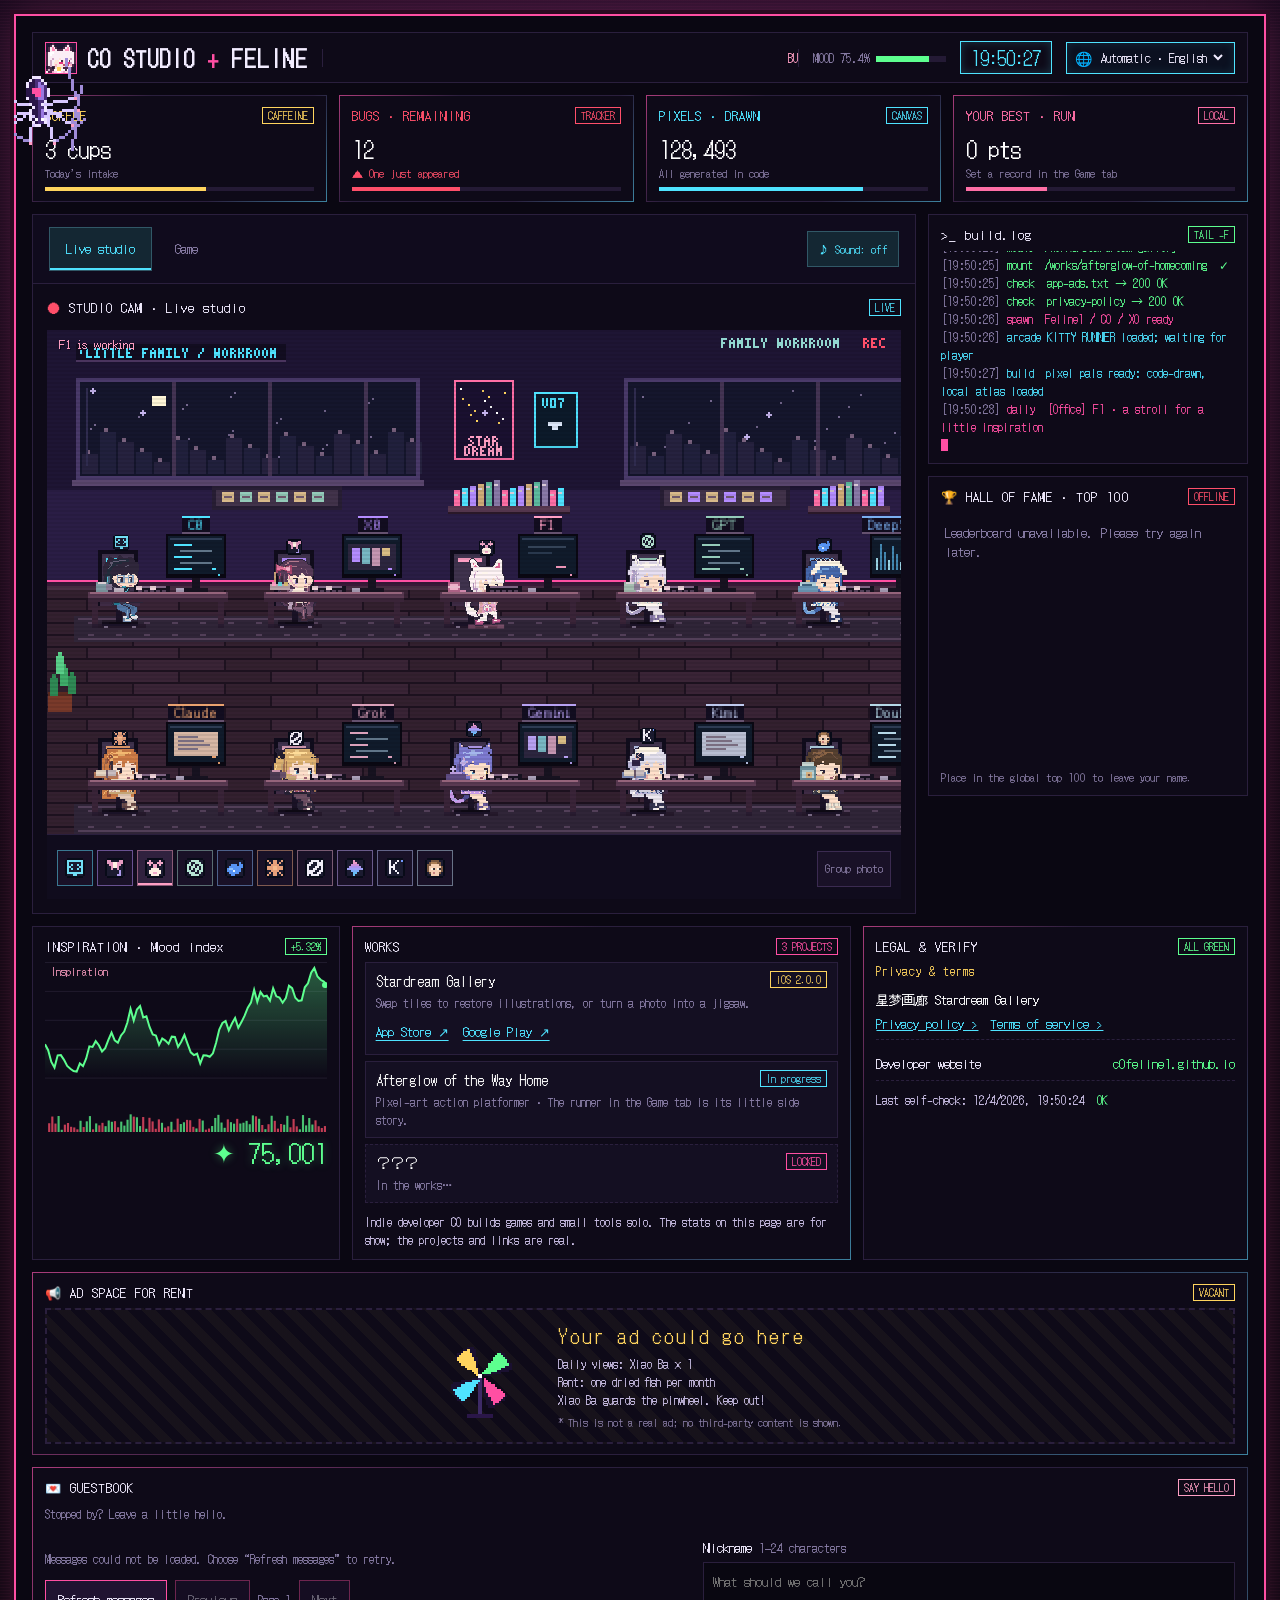
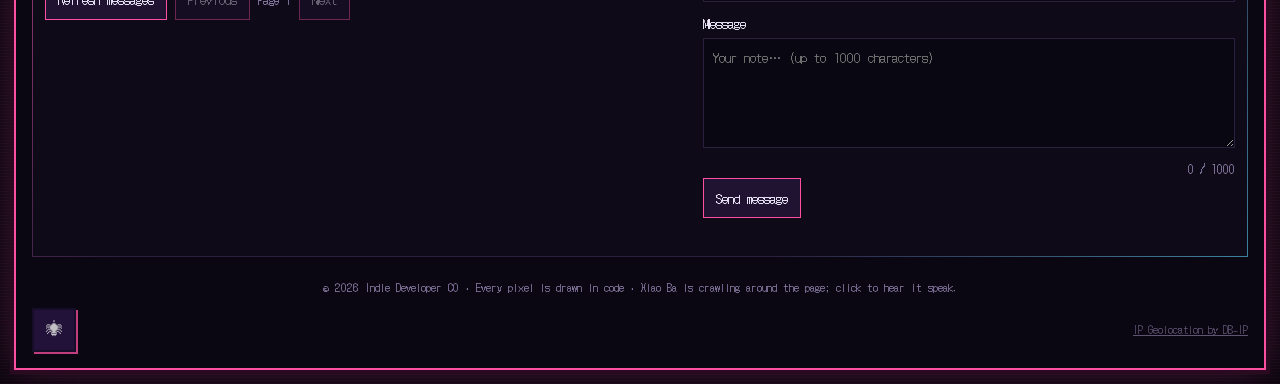
<file: index.html>
<!DOCTYPE html>
<html lang="zh-CN">
<head>
<meta charset="utf-8">
<meta name="viewport" content="width=device-width, initial-scale=1">
<title>C0 STUDIO</title>
<meta name="description" content="独立开发人C0 的作品主页：星梦画廊 Stardream Gallery 等。Developer site (games, privacy policies, terms of service).">
<link rel="icon" href="data:image/svg+xml,%3Csvg xmlns='http://www.w3.org/2000/svg' viewBox='0 0 8 8' shape-rendering='crispEdges'%3E%3Cpath fill='%23ff4fa3' d='M1 0h1v1h1v1h2V1h1V0h1v6H6v1H2V6H1z'/%3E%3Cpath fill='%23fff' d='M2 3h1v1H2zM5 3h1v1H5z'/%3E%3C/svg%3E">
<link rel="preconnect" href="https://fonts.googleapis.com">
<link rel="preconnect" href="https://fonts.gstatic.com" crossorigin>
<link href="https://fonts.googleapis.com/css2?family=DotGothic16&display=swap" rel="stylesheet" media="print" onload="this.media='all';this.onload=null">
<script>window.KR_FIT=function(){window.KR_FRAME=null;return false;};</script>
<link rel="stylesheet" href="site.css?v=20261123stores">
</head>
<body class="site-layout">
<div class="frame">
  <header class="top">
    <div class="logo"><canvas id="logoPx" width="16" height="16"></canvas><span>C0 STUDIO <b>+</b> FELINE</span></div>
    <div class="ticker"><span id="ticker"></span></div>
    <div class="mood"><span data-i18n="header.mood">MOOD</span> <span id="moodTxt">74.9%</span><span class="bar"><i id="moodBar" style="width:75%"></i></span></div>
    <div class="clock" id="clock">00:00:00</div>
    <label class="lang-switch"><span class="globe" aria-hidden="true">🌐</span><select id="langSelect" data-i18n-aria-label="lang.select" aria-label="选择语言">
      <option value="auto">自动 / Automatic</option><option value="zh-CN">中文</option><option value="en">English</option><option value="ja">日本語</option><option value="ru">Русский</option><option value="es">Español</option><option value="pt-PT">Português (Portugal)</option><option value="pt-BR">Português (Brasil)</option><option value="de">Deutsch</option><option value="la">Latina</option>
    </select></label>
  </header>

<section class="grid cards" id="cards" data-tab="cards"></section>

  <section class="layout-stage panel" id="interactiveStage" data-i18n-aria-label="stage.regionLabel" aria-label="互动舞台">
    <div class="stage-toolbar">
      <div class="stage-tabs" role="tablist" data-i18n-aria-label="stage.tabsLabel" aria-label="Live 与游戏切换">
        <button type="button" id="tab-live" role="tab" aria-selected="true" aria-controls="pane-live" tabindex="0" data-i18n="stage.live">● LIVE · 工作室</button>
        <button type="button" id="tab-game" role="tab" aria-selected="false" aria-controls="pane-game" tabindex="-1" data-i18n="stage.game">▶ GAME · 跑酷</button>
      </div>
      <div class="stage-audio">
        <button type="button" id="stageSound" aria-pressed="false" data-i18n-aria-label="stage.soundToggle" aria-label="切换舞台声音">♪ 声音：关</button>
        <span id="stageAudioStatus" role="status" class="studio-sr" aria-live="polite"></span>
      </div>
    </div>
    <div id="pane-live" role="tabpanel" aria-labelledby="tab-live" data-i18n-scope="live" lang="zh-CN">
<div class="panel cam" data-tab="cam">
      <div class="ph"><h2><span class="rec">●</span> <span data-i18n="studio.title">STUDIO CAM · 工作室实况</span></h2><span class="tag" style="color:var(--cyan)">LIVE</span></div>
      <div class="studio-screen">
        <canvas data-i18n-aria-label="studio.canvasLabel" aria-describedby="studioKeys" id="studio" width="640" height="480" tabindex="0" aria-label="交互像素工作室：Feline1 与伙伴们一起工作和串门"></canvas>
        <span id="studioStatus" class="studio-status" role="status" aria-live="polite"></span>
      </div>
      <div class="studio-controls">
        <div class="studio-roster-row">
          <div class="studio-roster" id="studioRoster" role="group" data-i18n-aria-label="studio.rosterLabel" aria-label="选择角色"></div>
          <button type="button" id="studioPhoto" data-i18n="studio.photo">全员合照</button>
        </div>
        <span id="studioKeys" class="studio-sr" data-i18n="studio.keys">← → 移动 · Shift 跑步 · 空格 暂停</span>
      </div>
    </div>
    </div>
    <div id="pane-game" role="tabpanel" aria-labelledby="tab-game" hidden>
      <div class="panel arc">
        <div class="ph game-title-row">
          <h2 data-i18n="game.title">▶ ARCADE · KITTY RUNNER</h2>
          <div class="game-title-tools">
            <span class="tag" style="color:var(--gold)" data-i18n="game.playable">PLAYABLE</span>
          </div>
        </div>
        <div class="game-surface">
          <canvas id="game" tabindex="0" data-i18n-aria-label="game.touchCanvasLabel" aria-label="KITTY RUNNER：点击画面进行动作，点击物品互动；攻击自动进行"></canvas>
          <button id="gamePause" class="game-pause" type="button" aria-label="暂停游戏" aria-pressed="false" hidden><span aria-hidden="true">Ⅱ</span></button>
          <button id="gameDown" class="game-down" type="button" aria-label="按住下蹲、下降或下潜" aria-pressed="false" hidden><canvas id="gameDownIcon" width="24" height="24" aria-hidden="true"></canvas></button>
        </div>
      </div>
    </div>
  </section>
  <aside class="layout-sidebar" data-i18n-aria-label="stage.sidebarLabel" aria-label="日志与排行榜">
<div class="panel term" data-tab="term">
      <div class="ph"><h2 data-i18n="terminal.title">&gt;_ build.log</h2><span class="tag" style="color:var(--green)">TAIL -F</span></div>
      <pre id="log"></pre>
    </div>
<div class="panel lb" data-tab="lb">
        <div class="ph"><h2 data-i18n="board.title">🏆 HALL OF FAME · 排行榜 TOP 100</h2><span class="tag" id="lbStatus" style="color:var(--dim)">…</span></div>
        <ol class="lb-list" id="lbList"><li class="lb-empty" data-i18n="board.loading">加载中……</li></ol>
        <p class="lb-retry" id="lbRetry" hidden><span id="lbRetryMsg" data-i18n="board.retryHint">上一局成绩没有提交成功</span> <button type="button" id="lbRetryBtn" data-i18n="board.retry">重试提交</button></p>
        <p class="lb-tip" data-i18n="board.tip">任意一局得分进入全球前 100 名，就可以留下名字。</p>
      </div>
  </aside>
  <section class="grid lower" data-i18n-aria-label="stage.detailsLabel" aria-label="作品与网站信息">
    <div class="panel chart" data-tab="chart">
      <div class="ph"><h2 data-i18n="chart.title">INSPIRATION · 灵感指数</h2><span class="tag" id="chartTag" style="color:var(--green)">+2.31%</span></div>
      <div class="chart-box"><canvas id="chart"></canvas></div>
      <div class="val" id="chartVal">✦ 74,916</div>
    </div>
    <div class="panel worksp" data-tab="works">
      <div class="ph"><h2 data-i18n="works.title">WORKS · 作品</h2><span class="tag" data-i18n="works.slots">3 SLOTS</span></div>
      <ul class="works">
        <li>
          <span class="st tag" style="color:var(--gold)">iOS 2.0.0</span>
          <b data-i18n="works.stardream">星梦画廊 Stardream Gallery</b>
          <p data-i18n="works.stardreamDesc">交换图块，还原插画，也可以用自己的照片做拼图。</p>
          <div class="work-stores">
            <a data-analytics="work.stardream.ios" href="https://apps.apple.com/us/app/stardream-gallery/id6837183390" target="_blank" rel="noopener">App Store ↗</a>
            <a data-analytics="work.stardream" href="https://play.google.com/store/apps/details?id=com.stardreamgallery.game" target="_blank" rel="noopener">Google Play ↗</a>
          </div>
        </li>
        <li><span class="st tag" style="color:var(--cyan)" data-i18n="works.inProgress">制作中</span><b data-i18n="works.warmth">归途的余温</b><p data-i18n="works.warmthDesc">像素横版动作冒险 · 上面那个跑酷是它的小番外</p></li>
        <li class="locked"><span class="st tag" data-i18n="works.locked">LOCKED</span><b>？？？</b><p data-i18n="works.comingSoon">正在构思……</p></li>
      </ul>
      <p class="about" data-i18n="works.about">独立开发人C0，一个人做游戏和小工具。这个页面上的数据全是演出来的，只有作品和下面的链接是真的。</p>
    </div>
    <div class="panel legal" data-tab="legal">
      <div class="ph"><h2 data-i18n="legal.title">LEGAL &amp; VERIFY · 法律与验证</h2><span class="tag" style="color:var(--green)" data-i18n="legal.status">ALL GREEN</span></div>
      <h3 class="legal-h" data-i18n="legal.privacyHeading">隐私政策与服务条款 · Privacy &amp; Terms</h3>
      <ul class="links legal-apps">
        <!-- one <li> per app: add new apps here -->
        <li><span class="app">星梦画廊 Stardream Gallery</span><span class="legal-docs"><a data-analytics="legal.game-privacy" href="/stardream-gallery-privacy/" data-i18n="legal.privacyLink">隐私政策 / Privacy ›</a><a href="/stardream-gallery-terms/" data-i18n="legal.termsLink">服务条款 / Terms ›</a></span></li>
      </ul>
      <ul class="links">
        <li><span data-i18n="legal.website">开发者网站</span><span class="ok">c0feline1.github.io</span></li>
      </ul>
      <p class="about" id="verifyNote"><span data-i18n="legal.lastCheck">最近一次自检：</span><span id="verifyTime">--</span>　<span class="ok" style="color:var(--green)">OK</span></p>
    </div>
  </section>
  <div class="panel ad" id="adBox" data-tab="ad">
        <div class="ph"><h2 data-i18n="ad.title">📢 广告位招租 · AD SPACE FOR RENT</h2><span class="tag" style="color:var(--gold)" data-i18n="ad.vacant">VACANT</span></div>
        <div class="ad-body">
          <canvas id="adSpin" width="40" height="40" data-i18n-aria-label="ad.spinner" aria-label="一直在转的像素风车"></canvas>
          <div class="ad-copy">
            <b data-i18n="ad.space">此处广告位招租</b>
            <p data-i18n-html="ad.details">日均曝光：小八 × 1<br>租金：一条小鱼干 / 月<br>风车由小八看守，请勿靠近</p>
            <p class="ad-note" data-i18n="ad.note">* 这不是真广告，没有任何第三方内容</p>
          </div>
        </div>
      </div>
  <section class="panel guestbook" id="guestbook" data-tab="guestbook" aria-labelledby="guestbookTitle">
    <div class="ph"><h2 id="guestbookTitle" data-gb-text="title">💌 GUESTBOOK · 留言板</h2><span class="tag" style="color:var(--pink2)" data-gb-text="tag">SAY HELLO</span></div>
    <div class="gb-content">
      <p class="gb-intro" data-gb-text="intro">来过这里，留句话吧。</p>
      <div class="gb-layout">
        <div>
          <p class="gb-status" id="guestbookListStatus" role="status" aria-live="polite">正在读取留言……</p>
          <ul class="gb-list" id="guestbookList" aria-label="公开留言"></ul>
          <div class="gb-actions"><button class="gb-button" id="guestbookRefresh" type="button" data-gb-text="refresh">刷新留言</button><button class="gb-button" id="guestbookPrev" type="button" data-gb-text="prev" disabled>上一页</button><span class="gb-hint" id="guestbookPage">第 1 页</span><button class="gb-button" id="guestbookNext" type="button" data-gb-text="next" disabled>下一页</button></div>
        </div>
        <form class="gb-form" id="guestbookForm">
          <label for="guestbookNickname"><span data-gb-text="nickname">昵称</span> <span class="gb-hint" data-gb-text="nicknameHint">1–24 个字</span><input id="guestbookNickname" name="nickname" maxlength="48" required autocomplete="nickname" placeholder="怎么称呼你？"></label>
          <label for="guestbookMessage"><span data-gb-text="message">留言</span><textarea id="guestbookMessage" name="message" maxlength="2000" required rows="4" placeholder="想说的话……（最多 1000 字）" aria-describedby="guestbookCounter"></textarea></label>
          <label class="gb-honeypot" aria-hidden="true"><span data-gb-text="website">网站（请留空）</span><input id="guestbookWebsite" name="website" tabindex="-1" autocomplete="off"></label>
          <span class="gb-count" id="guestbookCounter">0 / 1000</span>
          <button class="gb-button" id="guestbookSubmit" type="submit" data-gb-text="send">发送留言</button>
          <p class="gb-feedback" id="guestbookFeedback" role="status" aria-live="polite"></p>
        </form>
      </div>
    </div>
  </section>
  <footer data-i18n="footer">© 2026 独立开发人C0 · 所有像素都由代码绘制 · 页面上爬来爬去的是小八，点它会说话</footer>
  <div class="geo-credit"><a href="https://db-ip.com" target="_blank" rel="noopener noreferrer">IP Geolocation by DB-IP</a></div>
</div>
<div class="lb-modal" id="lbModal" hidden>
  <div class="lb-box" role="dialog" aria-modal="true" aria-labelledby="lbTitle">
    <h3 id="lbTitle" data-i18n="modal.title">★ NEW RECORD ★</h3>
    <p><span data-i18n="modal.score">本局得分</span> <b id="lbScore">0</b>　<span id="lbRankHint"></span></p>
    <label><span data-i18n="modal.nameLabel">留下名字登上排行榜（1-12 个字）</span><input id="lbName" maxlength="12" autocomplete="nickname" spellcheck="false" data-i18n-placeholder="modal.namePlaceholder" placeholder="你的名字"></label>
    <label class="cc-label"><span data-i18n="modal.countryLabel">国家 / 地区（可以不选）</span>
      <span class="cc-pick"><span class="cc-flag" id="lbCcFlag" aria-hidden="true"></span><input id="lbCcFind" data-i18n-placeholder="modal.countryPlaceholder" data-i18n-aria-label="modal.countrySearch" placeholder="搜索：中国 / Japan / JP" autocomplete="off" spellcheck="false" aria-label="搜索国家或地区"></span>
      <select id="lbCc" data-i18n-aria-label="modal.countryLabel" aria-label="国家或地区"></select>
    </label>
    <div class="lb-btns"><button id="lbSend" data-i18n="modal.submit">登上排行榜</button><button id="lbSkip" class="ghost" data-i18n="modal.skip">算了</button></div>
    <p class="lb-msg" id="lbMsg"></p>
  </div>
</div>
<script src="js/pixel.js?v=20261018n"></script>
<script src="js/audio.js?v=20261030finish34"></script>
<script src="js/game.js?v=20261030finish34"></script>
<script src="js/music.js?v=20261018o"></script>
<script src="js/studio-cast.js?v=20261029home25"></script>
<script src="js/logs.js?v=20261029home25"></script>
<script src="js/i18n.js?v=20261123stores"></script>
<script src="js/dash.js?v=20261030finish34"></script>
<script src="js/studio-room.js?v=20261030camera32"></script>
<script src="js/studio-furnishings.js?v=20261030house33"></script>
<script src="js/studio-world.js?v=20261030house33"></script>
<script src="js/studio-navigation.js?v=20261030camera32"></script>
<script src="js/studio-motion.js?v=20261028twelve9"></script>
<script src="js/studio-gait.js?v=20261028wrist14"></script>
<script src="js/studio-expressions.js?v=20261028faces15"></script>
<script src="js/studio-heroes.js?v=20261028photo19"></script>
<script src="js/ai-sprites.js?v=20261028photo19"></script>
<script src="js/ai-badges.js?v=20261028badge18"></script>
<script src="js/studio-personality.js?v=20261028ensemble16"></script>
<script src="js/studio-director.js?v=20261028pace21"></script>
<script src="js/studio-original-performance.js?v=20261028family17"></script>
<script src="js/studio-performance.js?v=20261030camera32"></script>
<script src="js/studio-voice.js?v=20261028photo19"></script>
<script src="js/studio-photo.js?v=20261030camera32"></script>
<script src="js/studio.js?v=20261030finish34"></script>
<script src="js/spider.js?v=20261030finish34"></script>
<script src="js/board.js?v=20261030finish34"></script>
<script src="js/guestbook.js?v=20261028f" defer></script>
<script src="js/analytics.js?v=20261028f" defer></script>
<script src="js/game-controls.js?v=20261030finish34"></script>
<script src="js/stage.js?v=20261030fix35"></script>
</body>
</html>
</file>
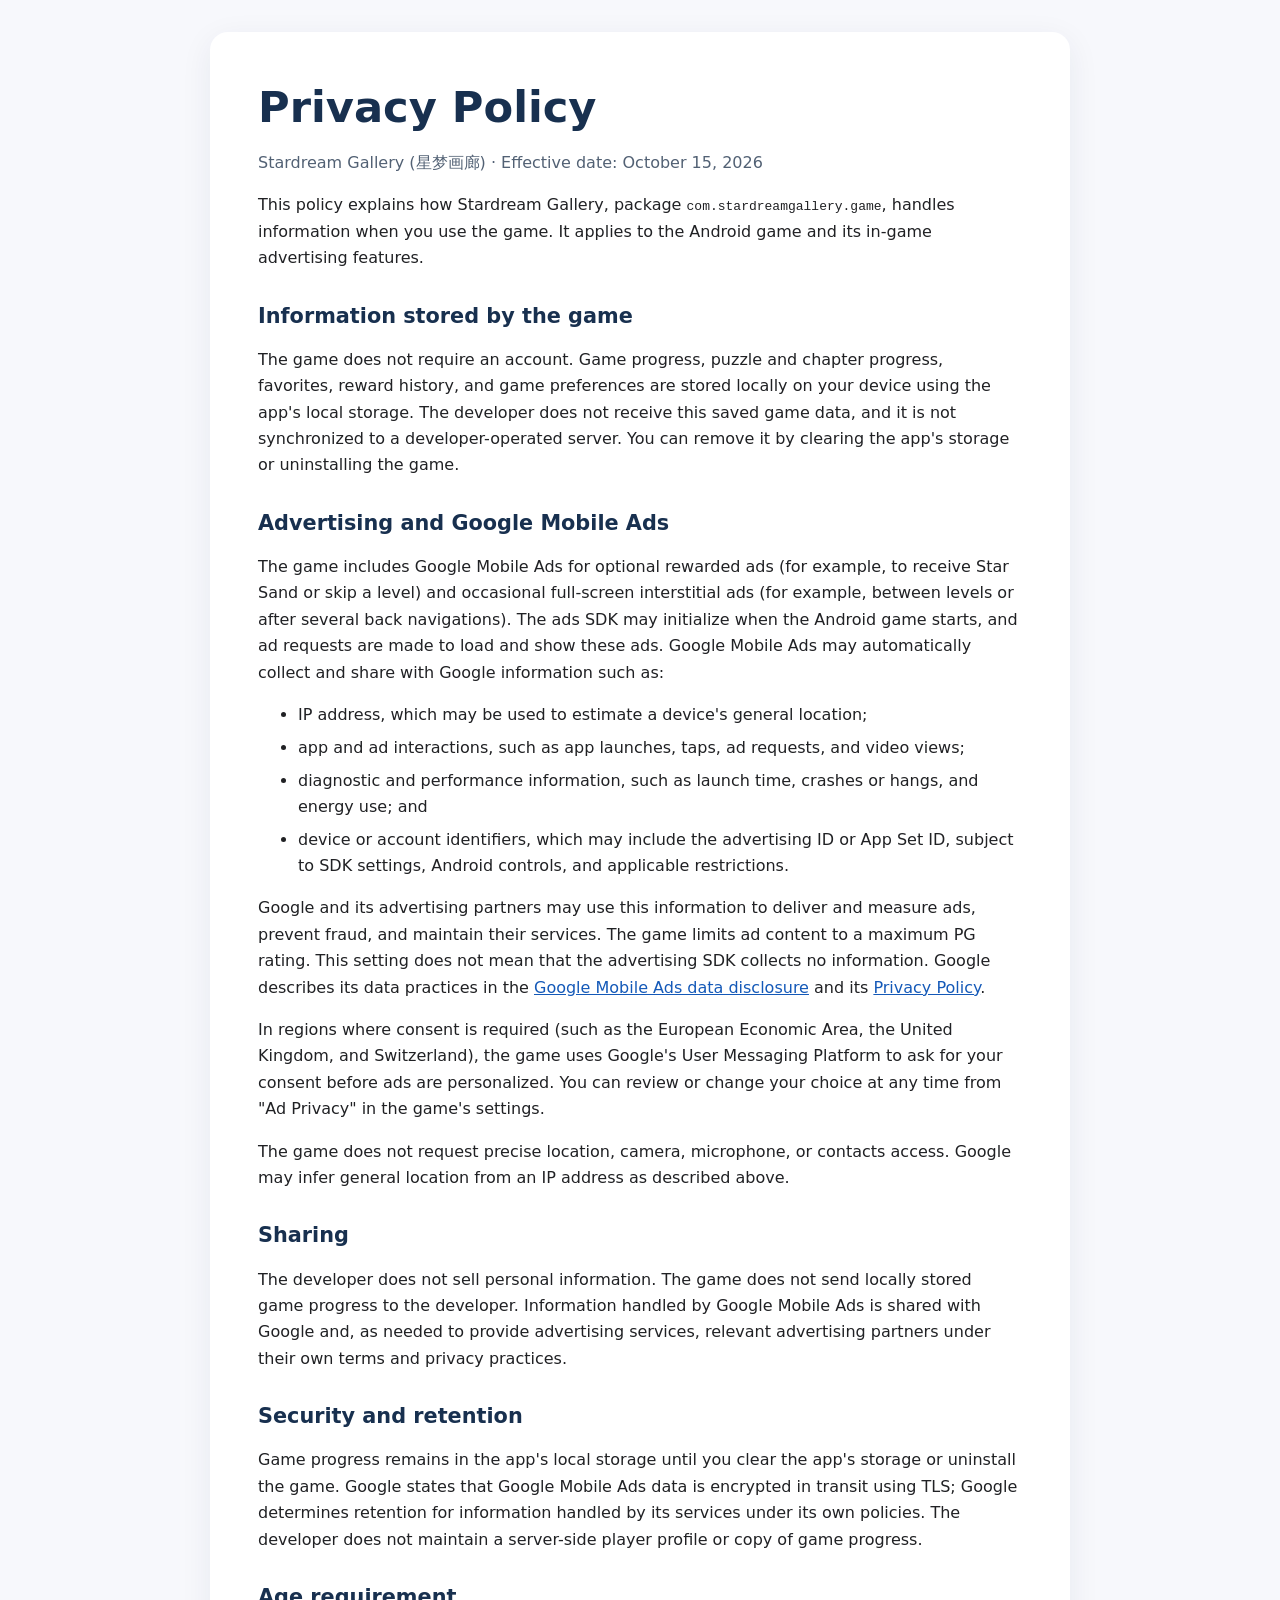
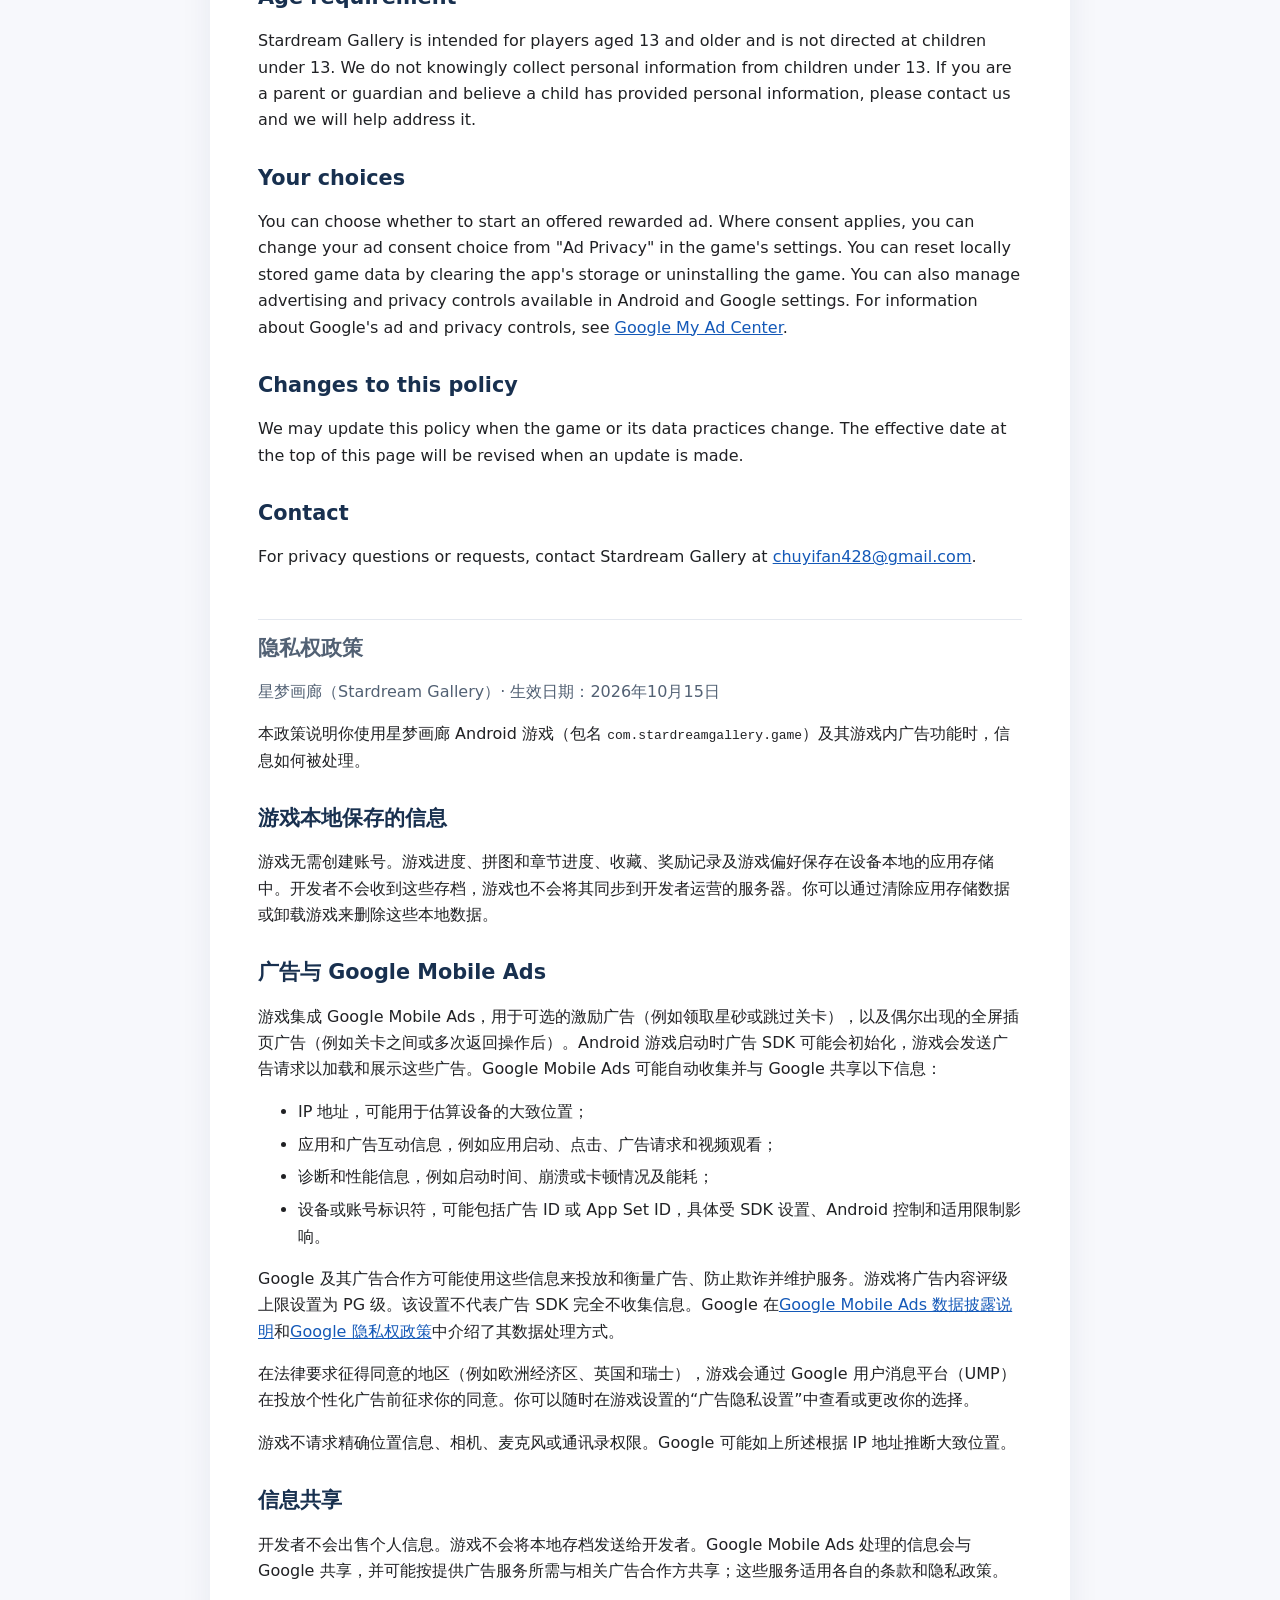
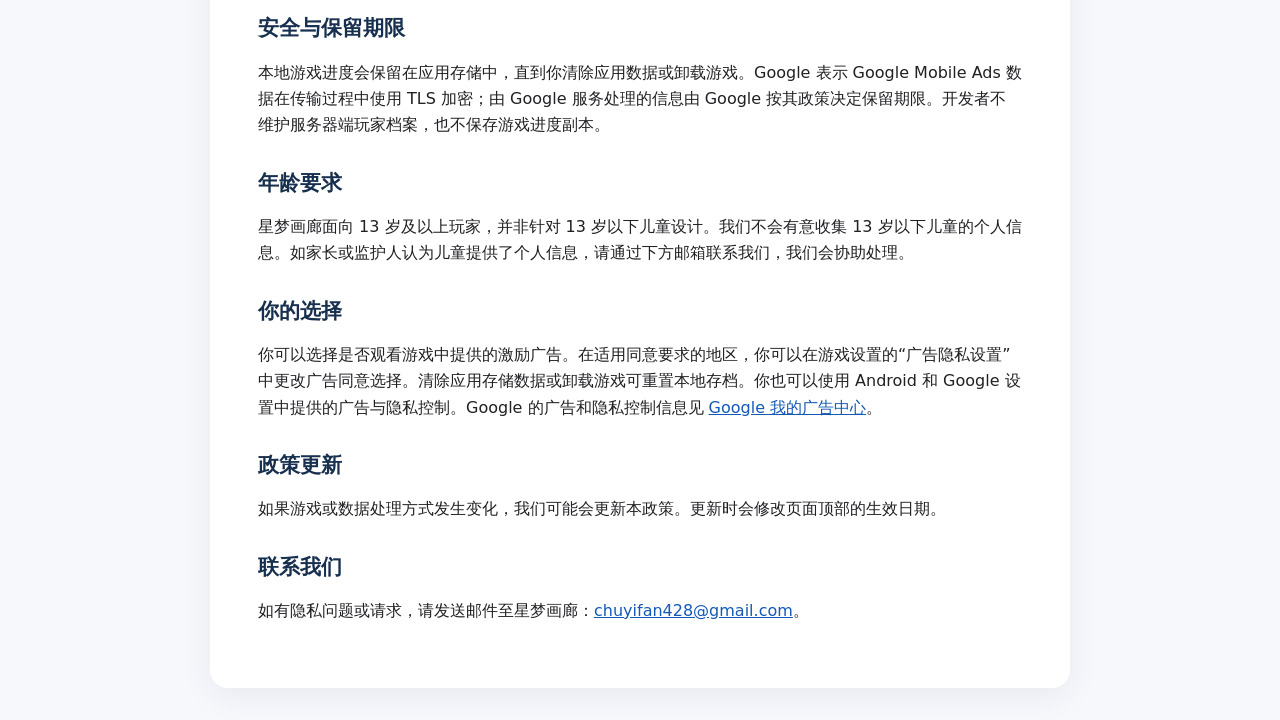
<file: stardream-gallery-privacy/index.html>
<!doctype html>
<html lang="en">
<head>
  <meta charset="utf-8">
  <meta name="viewport" content="width=device-width, initial-scale=1">
  <meta name="color-scheme" content="light">
  <title>Privacy Policy | Stardream Gallery</title>
  <style>
    :root { color-scheme: light; font-family: system-ui, -apple-system, "Segoe UI", sans-serif; color: #202124; background: #f7f8fc; }
    body { margin: 0; line-height: 1.65; }
    main { box-sizing: border-box; width: min(860px, calc(100% - 32px)); margin: 32px auto; padding: clamp(22px, 5vw, 48px); background: #fff; border-radius: 18px; box-shadow: 0 8px 32px #1b2b4a12; }
    h1, h2 { line-height: 1.25; color: #18304f; }
    h1 { margin: 0 0 8px; font-size: clamp(2rem, 5vw, 2.7rem); }
    h2 { margin-top: 2rem; font-size: 1.3rem; }
    .updated, .lang { color: #526174; }
    .lang { border-top: 1px solid #e4e8ef; margin-top: 3rem; padding-top: 1rem; }
    a { color: #1459b8; }
    li { margin: .4rem 0; }
    footer { margin-top: 2.5rem; color: #526174; font-size: .92rem; }
  </style>
</head>
<body>
<main>
  <h1>Privacy Policy</h1>
  <p class="updated">Stardream Gallery (星梦画廊) · Effective date: October 15, 2026</p>
  <p>This policy explains how Stardream Gallery, package <code>com.stardreamgallery.game</code>, handles information when you use the game. It applies to the Android game and its in-game advertising features.</p>

  <h2>Information stored by the game</h2>
  <p>The game does not require an account. Game progress, puzzle and chapter progress, favorites, reward history, and game preferences are stored locally on your device using the app's local storage. The developer does not receive this saved game data, and it is not synchronized to a developer-operated server. You can remove it by clearing the app's storage or uninstalling the game.</p>

  <h2>Advertising and Google Mobile Ads</h2>
  <p>The game includes Google Mobile Ads for optional rewarded ads (for example, to receive Star Sand or skip a level) and occasional full-screen interstitial ads (for example, between levels or after several back navigations). The ads SDK may initialize when the Android game starts, and ad requests are made to load and show these ads. Google Mobile Ads may automatically collect and share with Google information such as:</p>
  <ul>
    <li>IP address, which may be used to estimate a device's general location;</li>
    <li>app and ad interactions, such as app launches, taps, ad requests, and video views;</li>
    <li>diagnostic and performance information, such as launch time, crashes or hangs, and energy use; and</li>
    <li>device or account identifiers, which may include the advertising ID or App Set ID, subject to SDK settings, Android controls, and applicable restrictions.</li>
  </ul>
  <p>Google and its advertising partners may use this information to deliver and measure ads, prevent fraud, and maintain their services. The game limits ad content to a maximum PG rating. This setting does not mean that the advertising SDK collects no information. Google describes its data practices in the <a href="https://developers.google.com/admob/android/privacy/play-data-disclosure">Google Mobile Ads data disclosure</a> and its <a href="https://policies.google.com/privacy">Privacy Policy</a>.</p>
  <p>In regions where consent is required (such as the European Economic Area, the United Kingdom, and Switzerland), the game uses Google's User Messaging Platform to ask for your consent before ads are personalized. You can review or change your choice at any time from "Ad Privacy" in the game's settings.</p>
  <p>The game does not request precise location, camera, microphone, or contacts access. Google may infer general location from an IP address as described above.</p>

  <h2>Sharing</h2>
  <p>The developer does not sell personal information. The game does not send locally stored game progress to the developer. Information handled by Google Mobile Ads is shared with Google and, as needed to provide advertising services, relevant advertising partners under their own terms and privacy practices.</p>

  <h2>Security and retention</h2>
  <p>Game progress remains in the app's local storage until you clear the app's storage or uninstall the game. Google states that Google Mobile Ads data is encrypted in transit using TLS; Google determines retention for information handled by its services under its own policies. The developer does not maintain a server-side player profile or copy of game progress.</p>

  <h2>Age requirement</h2>
  <p>Stardream Gallery is intended for players aged 13 and older and is not directed at children under 13. We do not knowingly collect personal information from children under 13. If you are a parent or guardian and believe a child has provided personal information, please contact us and we will help address it.</p>

  <h2>Your choices</h2>
  <p>You can choose whether to start an offered rewarded ad. Where consent applies, you can change your ad consent choice from "Ad Privacy" in the game's settings. You can reset locally stored game data by clearing the app's storage or uninstalling the game. You can also manage advertising and privacy controls available in Android and Google settings. For information about Google's ad and privacy controls, see <a href="https://myadcenter.google.com/">Google My Ad Center</a>.</p>

  <h2>Changes to this policy</h2>
  <p>We may update this policy when the game or its data practices change. The effective date at the top of this page will be revised when an update is made.</p>

  <h2>Contact</h2>
  <p>For privacy questions or requests, contact Stardream Gallery at <a href="mailto:chuyifan428@gmail.com">chuyifan428@gmail.com</a>.</p>

  <section lang="zh-CN">
    <h2 class="lang">隐私权政策</h2>
    <p class="updated">星梦画廊（Stardream Gallery）· 生效日期：2026年10月15日</p>
    <p>本政策说明你使用星梦画廊 Android 游戏（包名 <code>com.stardreamgallery.game</code>）及其游戏内广告功能时，信息如何被处理。</p>

    <h2>游戏本地保存的信息</h2>
    <p>游戏无需创建账号。游戏进度、拼图和章节进度、收藏、奖励记录及游戏偏好保存在设备本地的应用存储中。开发者不会收到这些存档，游戏也不会将其同步到开发者运营的服务器。你可以通过清除应用存储数据或卸载游戏来删除这些本地数据。</p>

    <h2>广告与 Google Mobile Ads</h2>
    <p>游戏集成 Google Mobile Ads，用于可选的激励广告（例如领取星砂或跳过关卡），以及偶尔出现的全屏插页广告（例如关卡之间或多次返回操作后）。Android 游戏启动时广告 SDK 可能会初始化，游戏会发送广告请求以加载和展示这些广告。Google Mobile Ads 可能自动收集并与 Google 共享以下信息：</p>
    <ul>
      <li>IP 地址，可能用于估算设备的大致位置；</li>
      <li>应用和广告互动信息，例如应用启动、点击、广告请求和视频观看；</li>
      <li>诊断和性能信息，例如启动时间、崩溃或卡顿情况及能耗；</li>
      <li>设备或账号标识符，可能包括广告 ID 或 App Set ID，具体受 SDK 设置、Android 控制和适用限制影响。</li>
    </ul>
    <p>Google 及其广告合作方可能使用这些信息来投放和衡量广告、防止欺诈并维护服务。游戏将广告内容评级上限设置为 PG 级。该设置不代表广告 SDK 完全不收集信息。Google 在<a href="https://developers.google.com/admob/android/privacy/play-data-disclosure">Google Mobile Ads 数据披露说明</a>和<a href="https://policies.google.com/privacy">Google 隐私权政策</a>中介绍了其数据处理方式。</p>
    <p>在法律要求征得同意的地区（例如欧洲经济区、英国和瑞士），游戏会通过 Google 用户消息平台（UMP）在投放个性化广告前征求你的同意。你可以随时在游戏设置的“广告隐私设置”中查看或更改你的选择。</p>
    <p>游戏不请求精确位置信息、相机、麦克风或通讯录权限。Google 可能如上所述根据 IP 地址推断大致位置。</p>

    <h2>信息共享</h2>
    <p>开发者不会出售个人信息。游戏不会将本地存档发送给开发者。Google Mobile Ads 处理的信息会与 Google 共享，并可能按提供广告服务所需与相关广告合作方共享；这些服务适用各自的条款和隐私政策。</p>

    <h2>安全与保留期限</h2>
    <p>本地游戏进度会保留在应用存储中，直到你清除应用数据或卸载游戏。Google 表示 Google Mobile Ads 数据在传输过程中使用 TLS 加密；由 Google 服务处理的信息由 Google 按其政策决定保留期限。开发者不维护服务器端玩家档案，也不保存游戏进度副本。</p>

    <h2>年龄要求</h2>
    <p>星梦画廊面向 13 岁及以上玩家，并非针对 13 岁以下儿童设计。我们不会有意收集 13 岁以下儿童的个人信息。如家长或监护人认为儿童提供了个人信息，请通过下方邮箱联系我们，我们会协助处理。</p>

    <h2>你的选择</h2>
    <p>你可以选择是否观看游戏中提供的激励广告。在适用同意要求的地区，你可以在游戏设置的“广告隐私设置”中更改广告同意选择。清除应用存储数据或卸载游戏可重置本地存档。你也可以使用 Android 和 Google 设置中提供的广告与隐私控制。Google 的广告和隐私控制信息见 <a href="https://myadcenter.google.com/">Google 我的广告中心</a>。</p>

    <h2>政策更新</h2>
    <p>如果游戏或数据处理方式发生变化，我们可能会更新本政策。更新时会修改页面顶部的生效日期。</p>

    <h2>联系我们</h2>
    <p>如有隐私问题或请求，请发送邮件至星梦画廊：<a href="mailto:chuyifan428@gmail.com">chuyifan428@gmail.com</a>。</p>
  </section>
</main>
</body>
</html>
</file>
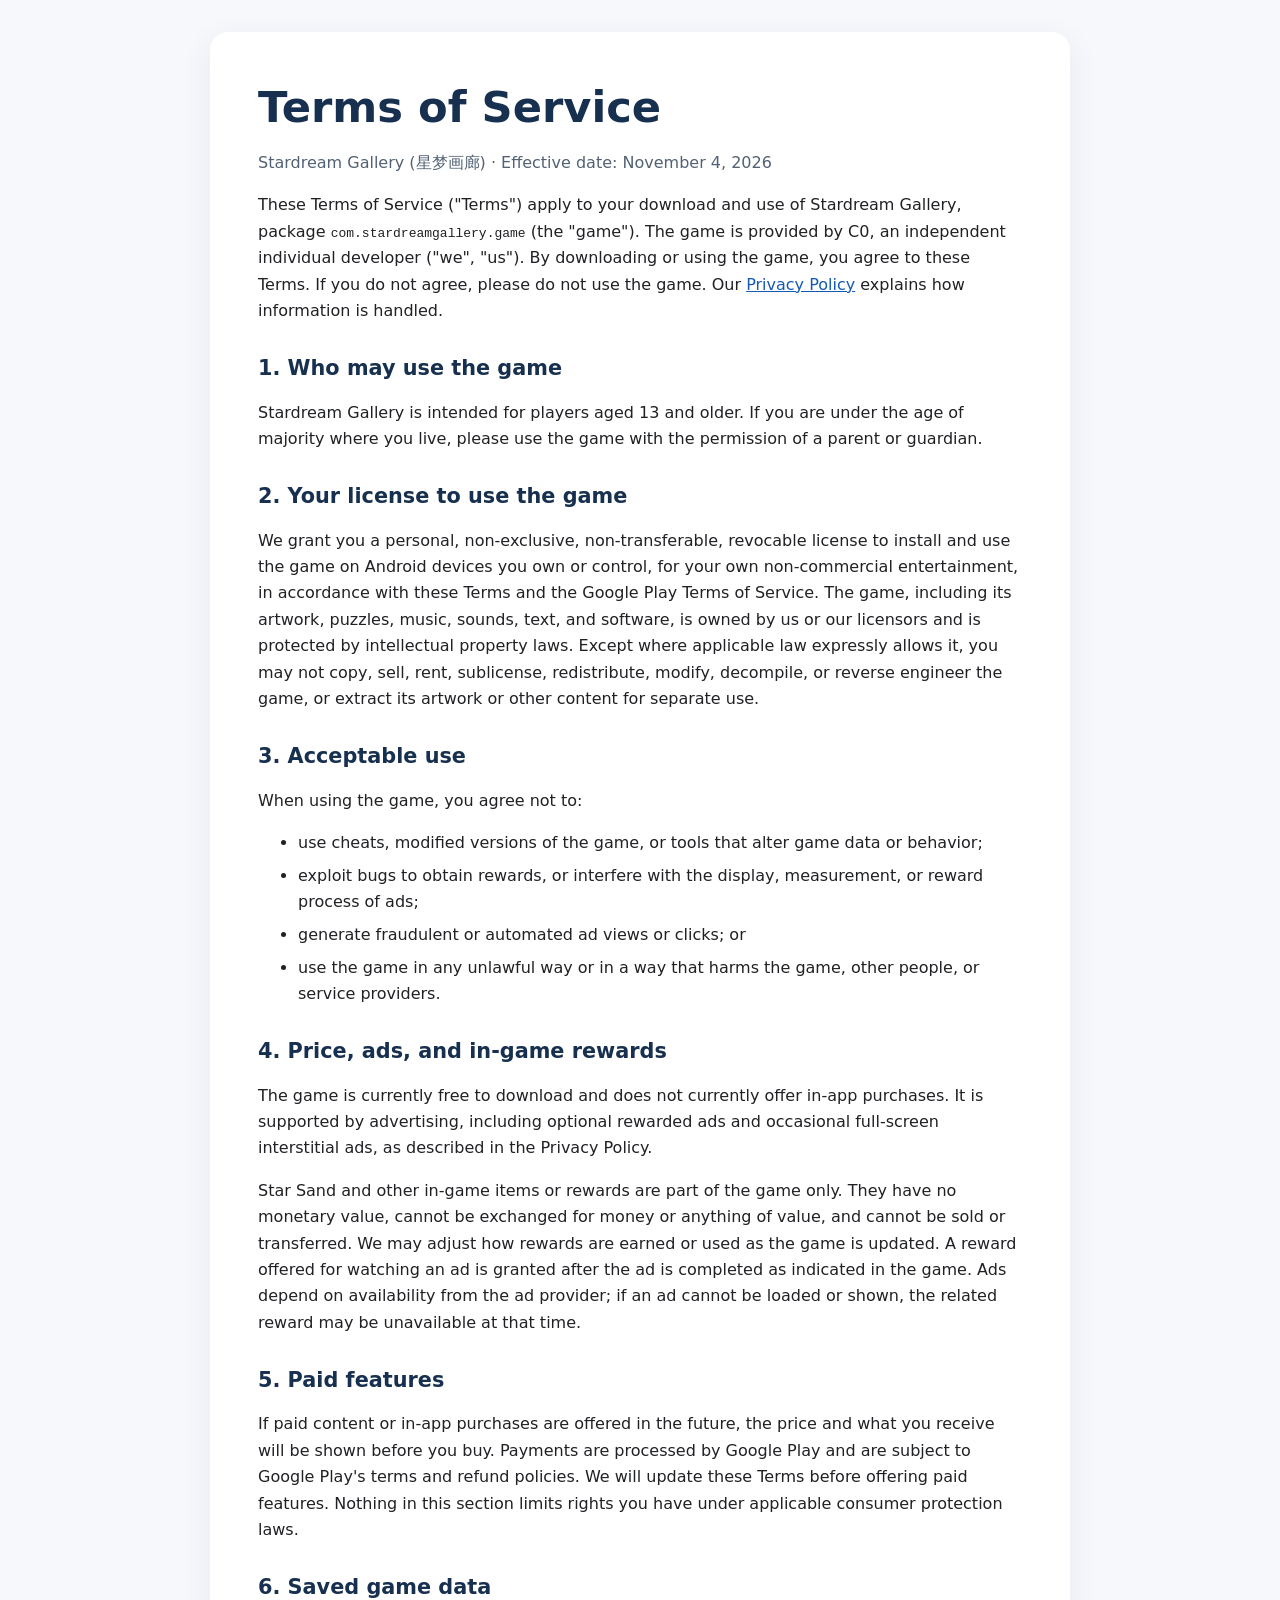
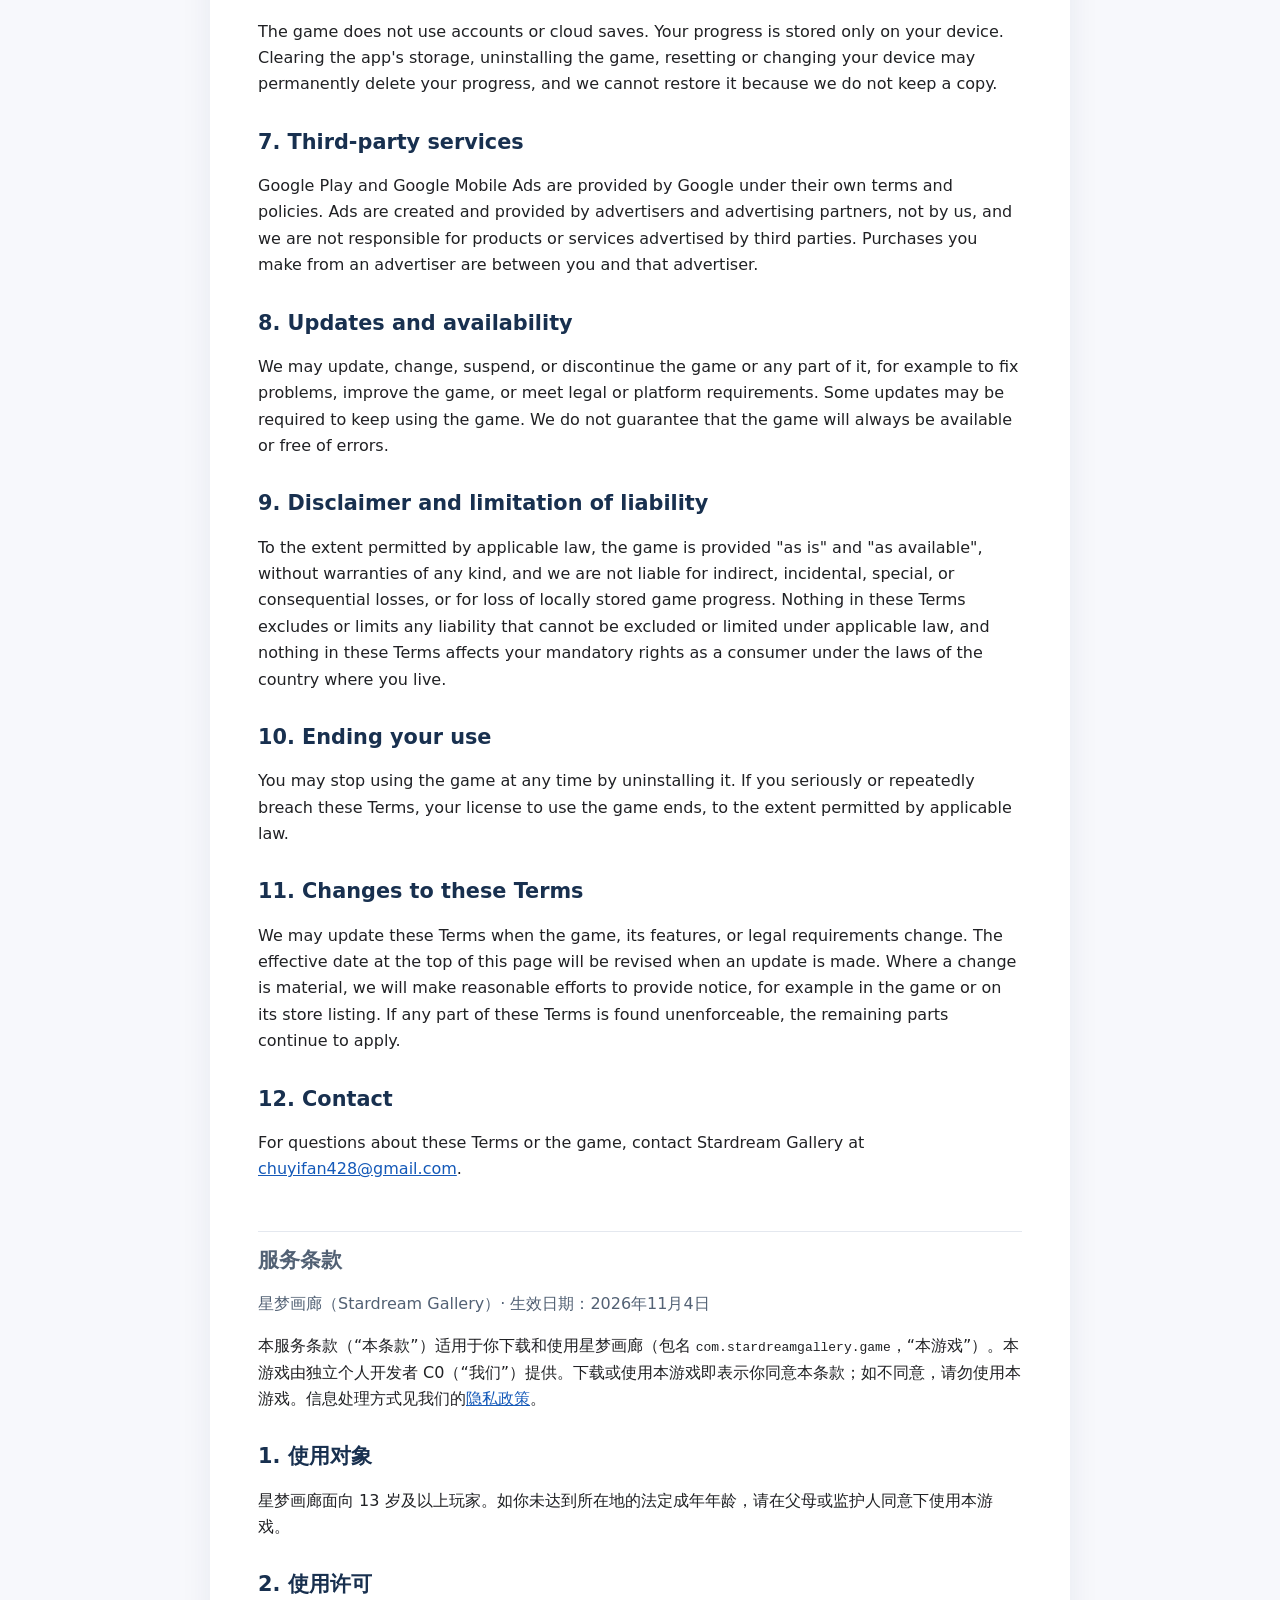
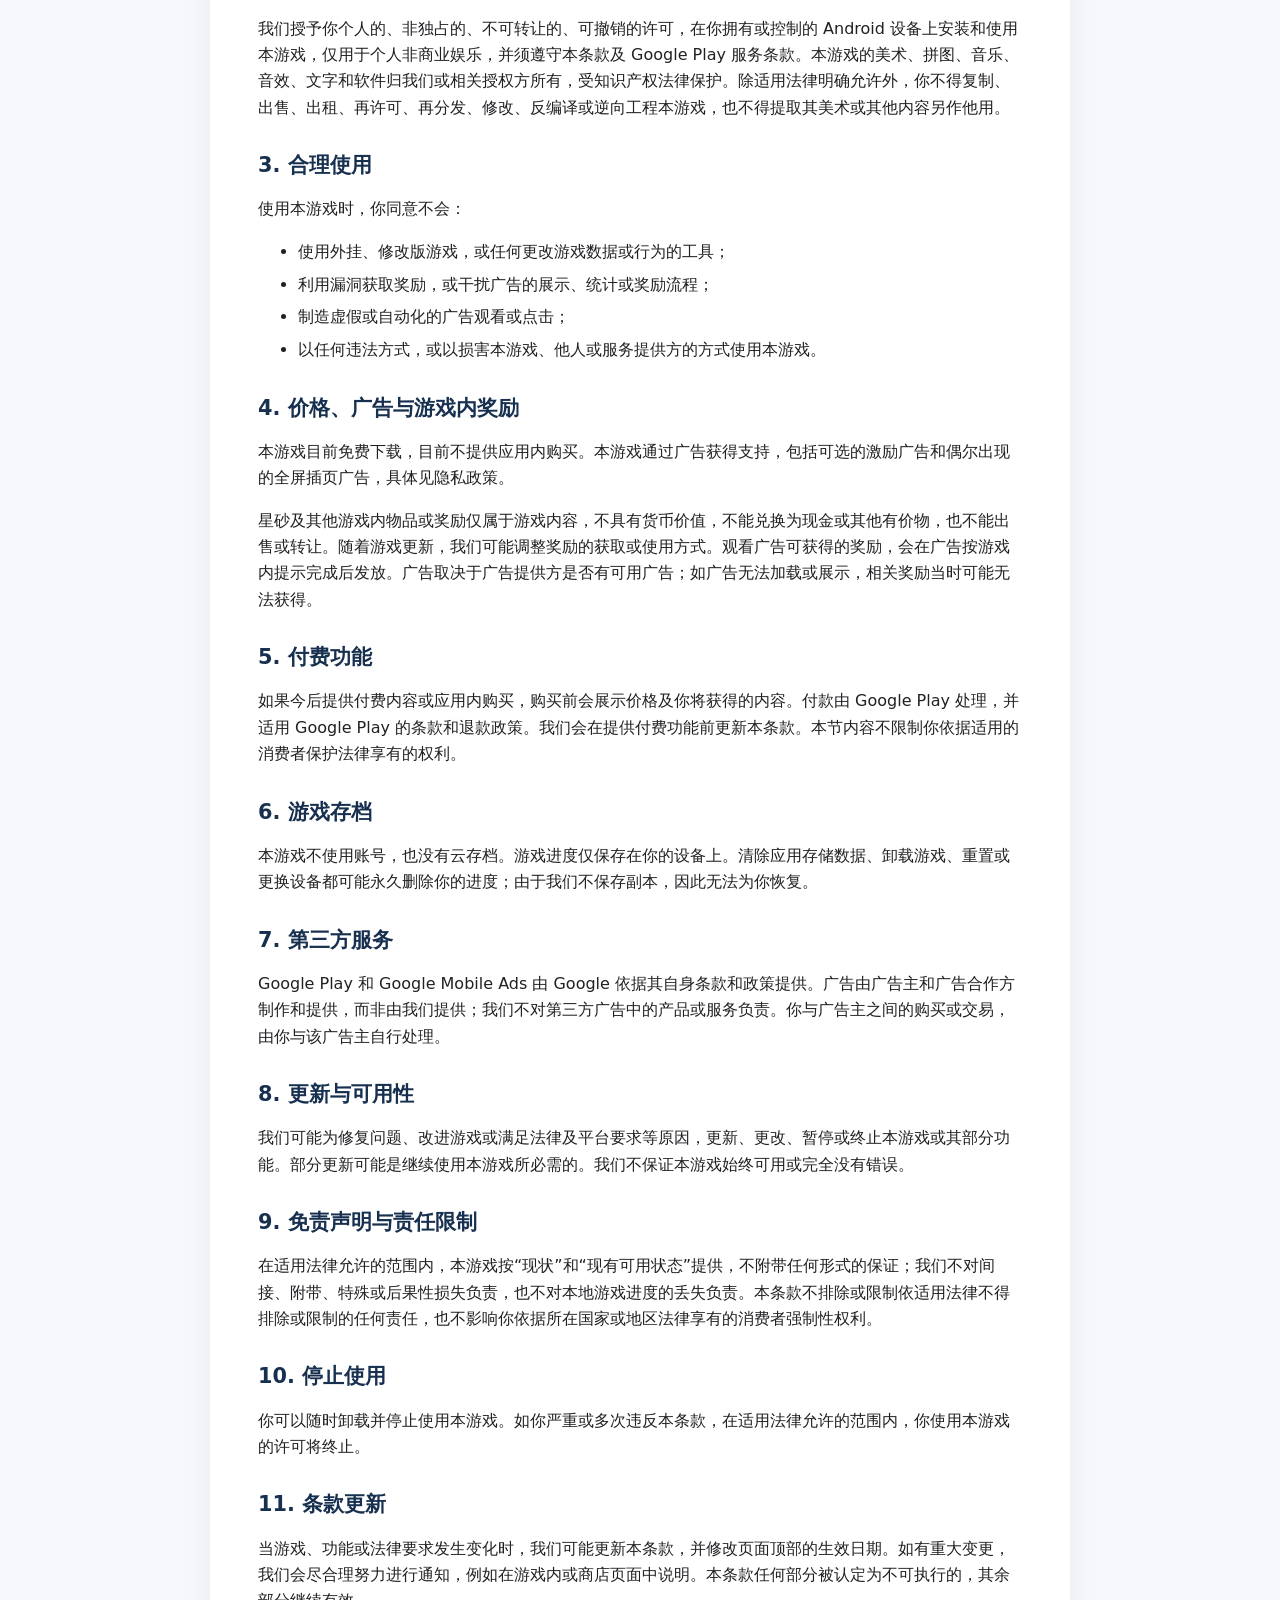
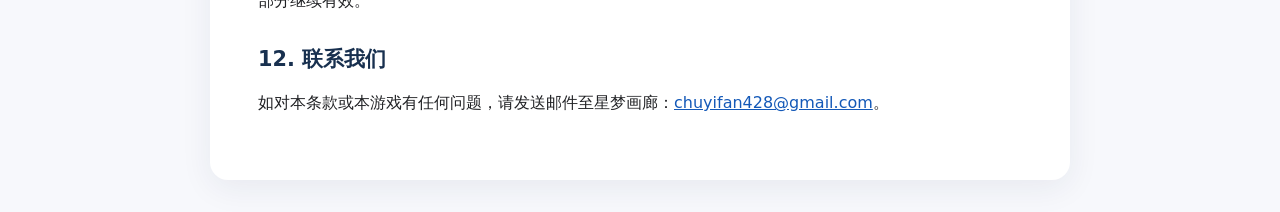
<file: stardream-gallery-terms/index.html>
<!doctype html>
<html lang="en">
<head>
  <meta charset="utf-8">
  <meta name="viewport" content="width=device-width, initial-scale=1">
  <meta name="color-scheme" content="light">
  <title>Terms of Service | Stardream Gallery</title>
  <style>
    :root { color-scheme: light; font-family: system-ui, -apple-system, "Segoe UI", sans-serif; color: #202124; background: #f7f8fc; }
    body { margin: 0; line-height: 1.65; }
    main { box-sizing: border-box; width: min(860px, calc(100% - 32px)); margin: 32px auto; padding: clamp(22px, 5vw, 48px); background: #fff; border-radius: 18px; box-shadow: 0 8px 32px #1b2b4a12; }
    h1, h2 { line-height: 1.25; color: #18304f; }
    h1 { margin: 0 0 8px; font-size: clamp(2rem, 5vw, 2.7rem); }
    h2 { margin-top: 2rem; font-size: 1.3rem; }
    .updated, .lang { color: #526174; }
    .lang { border-top: 1px solid #e4e8ef; margin-top: 3rem; padding-top: 1rem; }
    a { color: #1459b8; }
    li { margin: .4rem 0; }
  </style>
</head>
<body>
<main>
  <h1>Terms of Service</h1>
  <p class="updated">Stardream Gallery (星梦画廊) · Effective date: November 4, 2026</p>
  <p>These Terms of Service ("Terms") apply to your download and use of Stardream Gallery, package <code>com.stardreamgallery.game</code> (the "game"). The game is provided by C0, an independent individual developer ("we", "us"). By downloading or using the game, you agree to these Terms. If you do not agree, please do not use the game. Our <a href="/stardream-gallery-privacy/">Privacy Policy</a> explains how information is handled.</p>

  <h2>1. Who may use the game</h2>
  <p>Stardream Gallery is intended for players aged 13 and older. If you are under the age of majority where you live, please use the game with the permission of a parent or guardian.</p>

  <h2>2. Your license to use the game</h2>
  <p>We grant you a personal, non-exclusive, non-transferable, revocable license to install and use the game on Android devices you own or control, for your own non-commercial entertainment, in accordance with these Terms and the Google Play Terms of Service. The game, including its artwork, puzzles, music, sounds, text, and software, is owned by us or our licensors and is protected by intellectual property laws. Except where applicable law expressly allows it, you may not copy, sell, rent, sublicense, redistribute, modify, decompile, or reverse engineer the game, or extract its artwork or other content for separate use.</p>

  <h2>3. Acceptable use</h2>
  <p>When using the game, you agree not to:</p>
  <ul>
    <li>use cheats, modified versions of the game, or tools that alter game data or behavior;</li>
    <li>exploit bugs to obtain rewards, or interfere with the display, measurement, or reward process of ads;</li>
    <li>generate fraudulent or automated ad views or clicks; or</li>
    <li>use the game in any unlawful way or in a way that harms the game, other people, or service providers.</li>
  </ul>

  <h2>4. Price, ads, and in-game rewards</h2>
  <p>The game is currently free to download and does not currently offer in-app purchases. It is supported by advertising, including optional rewarded ads and occasional full-screen interstitial ads, as described in the Privacy Policy.</p>
  <p>Star Sand and other in-game items or rewards are part of the game only. They have no monetary value, cannot be exchanged for money or anything of value, and cannot be sold or transferred. We may adjust how rewards are earned or used as the game is updated. A reward offered for watching an ad is granted after the ad is completed as indicated in the game. Ads depend on availability from the ad provider; if an ad cannot be loaded or shown, the related reward may be unavailable at that time.</p>

  <h2>5. Paid features</h2>
  <p>If paid content or in-app purchases are offered in the future, the price and what you receive will be shown before you buy. Payments are processed by Google Play and are subject to Google Play's terms and refund policies. We will update these Terms before offering paid features. Nothing in this section limits rights you have under applicable consumer protection laws.</p>

  <h2>6. Saved game data</h2>
  <p>The game does not use accounts or cloud saves. Your progress is stored only on your device. Clearing the app's storage, uninstalling the game, resetting or changing your device may permanently delete your progress, and we cannot restore it because we do not keep a copy.</p>

  <h2>7. Third-party services</h2>
  <p>Google Play and Google Mobile Ads are provided by Google under their own terms and policies. Ads are created and provided by advertisers and advertising partners, not by us, and we are not responsible for products or services advertised by third parties. Purchases you make from an advertiser are between you and that advertiser.</p>

  <h2>8. Updates and availability</h2>
  <p>We may update, change, suspend, or discontinue the game or any part of it, for example to fix problems, improve the game, or meet legal or platform requirements. Some updates may be required to keep using the game. We do not guarantee that the game will always be available or free of errors.</p>

  <h2>9. Disclaimer and limitation of liability</h2>
  <p>To the extent permitted by applicable law, the game is provided "as is" and "as available", without warranties of any kind, and we are not liable for indirect, incidental, special, or consequential losses, or for loss of locally stored game progress. Nothing in these Terms excludes or limits any liability that cannot be excluded or limited under applicable law, and nothing in these Terms affects your mandatory rights as a consumer under the laws of the country where you live.</p>

  <h2>10. Ending your use</h2>
  <p>You may stop using the game at any time by uninstalling it. If you seriously or repeatedly breach these Terms, your license to use the game ends, to the extent permitted by applicable law.</p>

  <h2>11. Changes to these Terms</h2>
  <p>We may update these Terms when the game, its features, or legal requirements change. The effective date at the top of this page will be revised when an update is made. Where a change is material, we will make reasonable efforts to provide notice, for example in the game or on its store listing. If any part of these Terms is found unenforceable, the remaining parts continue to apply.</p>

  <h2>12. Contact</h2>
  <p>For questions about these Terms or the game, contact Stardream Gallery at <a href="mailto:chuyifan428@gmail.com">chuyifan428@gmail.com</a>.</p>

  <section lang="zh-CN">
    <h2 class="lang">服务条款</h2>
    <p class="updated">星梦画廊（Stardream Gallery）· 生效日期：2026年11月4日</p>
    <p>本服务条款（“本条款”）适用于你下载和使用星梦画廊（包名 <code>com.stardreamgallery.game</code>，“本游戏”）。本游戏由独立个人开发者 C0（“我们”）提供。下载或使用本游戏即表示你同意本条款；如不同意，请勿使用本游戏。信息处理方式见我们的<a href="/stardream-gallery-privacy/">隐私政策</a>。</p>

    <h2>1. 使用对象</h2>
    <p>星梦画廊面向 13 岁及以上玩家。如你未达到所在地的法定成年年龄，请在父母或监护人同意下使用本游戏。</p>

    <h2>2. 使用许可</h2>
    <p>我们授予你个人的、非独占的、不可转让的、可撤销的许可，在你拥有或控制的 Android 设备上安装和使用本游戏，仅用于个人非商业娱乐，并须遵守本条款及 Google Play 服务条款。本游戏的美术、拼图、音乐、音效、文字和软件归我们或相关授权方所有，受知识产权法律保护。除适用法律明确允许外，你不得复制、出售、出租、再许可、再分发、修改、反编译或逆向工程本游戏，也不得提取其美术或其他内容另作他用。</p>

    <h2>3. 合理使用</h2>
    <p>使用本游戏时，你同意不会：</p>
    <ul>
      <li>使用外挂、修改版游戏，或任何更改游戏数据或行为的工具；</li>
      <li>利用漏洞获取奖励，或干扰广告的展示、统计或奖励流程；</li>
      <li>制造虚假或自动化的广告观看或点击；</li>
      <li>以任何违法方式，或以损害本游戏、他人或服务提供方的方式使用本游戏。</li>
    </ul>

    <h2>4. 价格、广告与游戏内奖励</h2>
    <p>本游戏目前免费下载，目前不提供应用内购买。本游戏通过广告获得支持，包括可选的激励广告和偶尔出现的全屏插页广告，具体见隐私政策。</p>
    <p>星砂及其他游戏内物品或奖励仅属于游戏内容，不具有货币价值，不能兑换为现金或其他有价物，也不能出售或转让。随着游戏更新，我们可能调整奖励的获取或使用方式。观看广告可获得的奖励，会在广告按游戏内提示完成后发放。广告取决于广告提供方是否有可用广告；如广告无法加载或展示，相关奖励当时可能无法获得。</p>

    <h2>5. 付费功能</h2>
    <p>如果今后提供付费内容或应用内购买，购买前会展示价格及你将获得的内容。付款由 Google Play 处理，并适用 Google Play 的条款和退款政策。我们会在提供付费功能前更新本条款。本节内容不限制你依据适用的消费者保护法律享有的权利。</p>

    <h2>6. 游戏存档</h2>
    <p>本游戏不使用账号，也没有云存档。游戏进度仅保存在你的设备上。清除应用存储数据、卸载游戏、重置或更换设备都可能永久删除你的进度；由于我们不保存副本，因此无法为你恢复。</p>

    <h2>7. 第三方服务</h2>
    <p>Google Play 和 Google Mobile Ads 由 Google 依据其自身条款和政策提供。广告由广告主和广告合作方制作和提供，而非由我们提供；我们不对第三方广告中的产品或服务负责。你与广告主之间的购买或交易，由你与该广告主自行处理。</p>

    <h2>8. 更新与可用性</h2>
    <p>我们可能为修复问题、改进游戏或满足法律及平台要求等原因，更新、更改、暂停或终止本游戏或其部分功能。部分更新可能是继续使用本游戏所必需的。我们不保证本游戏始终可用或完全没有错误。</p>

    <h2>9. 免责声明与责任限制</h2>
    <p>在适用法律允许的范围内，本游戏按“现状”和“现有可用状态”提供，不附带任何形式的保证；我们不对间接、附带、特殊或后果性损失负责，也不对本地游戏进度的丢失负责。本条款不排除或限制依适用法律不得排除或限制的任何责任，也不影响你依据所在国家或地区法律享有的消费者强制性权利。</p>

    <h2>10. 停止使用</h2>
    <p>你可以随时卸载并停止使用本游戏。如你严重或多次违反本条款，在适用法律允许的范围内，你使用本游戏的许可将终止。</p>

    <h2>11. 条款更新</h2>
    <p>当游戏、功能或法律要求发生变化时，我们可能更新本条款，并修改页面顶部的生效日期。如有重大变更，我们会尽合理努力进行通知，例如在游戏内或商店页面中说明。本条款任何部分被认定为不可执行的，其余部分继续有效。</p>

    <h2>12. 联系我们</h2>
    <p>如对本条款或本游戏有任何问题，请发送邮件至星梦画廊：<a href="mailto:chuyifan428@gmail.com">chuyifan428@gmail.com</a>。</p>
  </section>
</main>
</body>
</html>
</file>
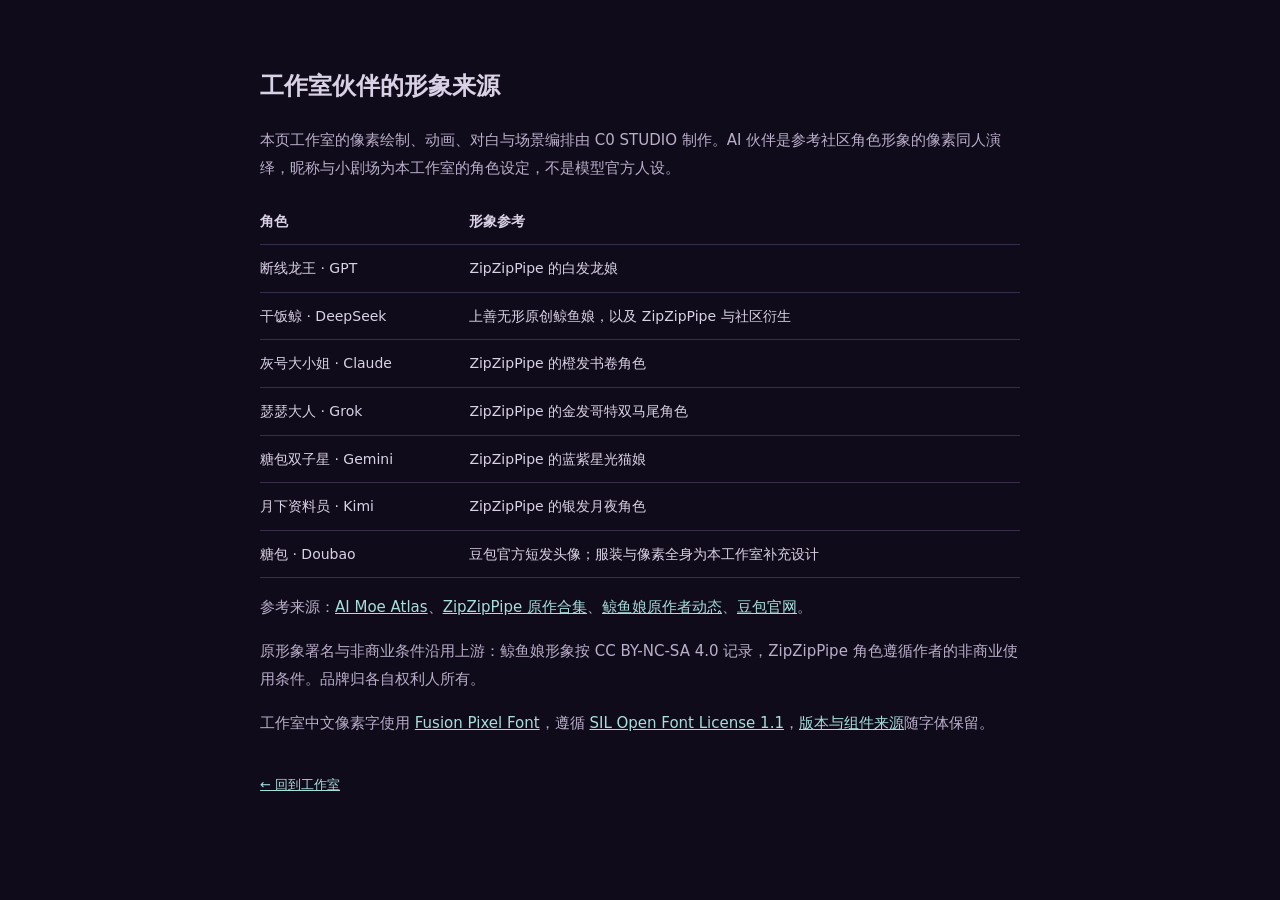
<file: studio-credits.html>
<!doctype html>
<html lang="zh-CN"><head><meta charset="utf-8"><meta name="viewport" content="width=device-width,initial-scale=1"><title>工作室角色 · 形象来源</title><style>body{margin:0;background:#100b1b;color:#d9d1e5;font:15px/1.9 system-ui,sans-serif}main{max-width:760px;margin:64px auto;padding:0 24px}a{color:#a7dedc}h1{font-size:24px}p,li{color:#b9afc9}table{width:100%;border-collapse:collapse;font-size:14px}td,th{padding:10px 0;border-bottom:1px solid #382d4b;text-align:left}footer{margin-top:36px;font-size:13px}</style></head><body><main>
<h1>工作室伙伴的形象来源</h1>
<p>本页工作室的像素绘制、动画、对白与场景编排由 C0 STUDIO 制作。AI 伙伴是参考社区角色形象的像素同人演绎，昵称与小剧场为本工作室的角色设定，不是模型官方人设。</p>
<table><thead><tr><th>角色</th><th>形象参考</th></tr></thead><tbody>
<tr><td>断线龙王 · GPT</td><td>ZipZipPipe 的白发龙娘</td></tr>
<tr><td>干饭鲸 · DeepSeek</td><td>上善无形原创鲸鱼娘，以及 ZipZipPipe 与社区衍生</td></tr>
<tr><td>灰号大小姐 · Claude</td><td>ZipZipPipe 的橙发书卷角色</td></tr>
<tr><td>瑟瑟大人 · Grok</td><td>ZipZipPipe 的金发哥特双马尾角色</td></tr>
<tr><td>糖包双子星 · Gemini</td><td>ZipZipPipe 的蓝紫星光猫娘</td></tr>
<tr><td>月下资料员 · Kimi</td><td>ZipZipPipe 的银发月夜角色</td></tr>
<tr><td>糖包 · Doubao</td><td>豆包官方短发头像；服装与像素全身为本工作室补充设计</td></tr>
</tbody></table>
<p>参考来源：<a href="https://selinlee.github.io/ai-moe-atlas/zh/">AI Moe Atlas</a>、<a href="https://www.pixiv.net/artworks/148186519">ZipZipPipe 原作合集</a>、<a href="https://www.bilibili.com/opus/1231977657712771073">鲸鱼娘原作者动态</a>、<a href="https://www.doubao.com/chat/">豆包官网</a>。</p>
<p>原形象署名与非商业条件沿用上游：鲸鱼娘形象按 CC BY-NC-SA 4.0 记录，ZipZipPipe 角色遵循作者的非商业使用条件。品牌归各自权利人所有。</p>
<p>工作室中文像素字使用 <a href="https://github.com/TakWolf/fusion-pixel-font">Fusion Pixel Font</a>，遵循 <a href="media/studio/fonts/OFL.txt">SIL Open Font License 1.1</a>，<a href="media/studio/fonts/SOURCE.md">版本与组件来源</a>随字体保留。</p>
<footer><a href="./#studio">← 回到工作室</a></footer>
</main></body></html>
</file>
<file: site.css>
@font-face { font-family: 'Fusion Pixel'; src: url('media/studio/fonts/fusion-pixel-12px-zh_hans.woff2') format('woff2'); font-display: swap; }
  :root {
    --pink: #ff4fa3; --pink2: #ff9fc4; --cyan: #4fe3ff; --violet: #b48cff; --gold: #ffd45e; --green: #5dff8f; --red: #ff4f6a;
    --bg: #07050d; --panel: #0e0a18; --panel2: #140f22; --line: #2a1f3d; --dim: #8b7fa8; --text: #f2ecff;
  }
  * { box-sizing: border-box; }
  html, body { -webkit-tap-highlight-color: transparent; margin: 0; background: var(--bg); color: var(--text); }
  body {
    font-family: "DotGothic16", "Microsoft YaHei", monospace; font-size: 13px; line-height: 1.5;
    background:
      linear-gradient(rgba(255,79,163,.04) 1px, transparent 1px) 0 0 / 100% 3px,
      radial-gradient(circle at 50% -10%, #2a0f2e 0, transparent 55%), var(--bg);
    padding: 14px;
  }
  a { color: var(--cyan); }
  .frame { position: relative; max-width: 1180px; margin: 0 auto; border: 2px solid var(--pink); box-shadow: 0 0 0 4px #2a0a20, 0 0 40px rgba(255,79,163,.25); padding: 10px; background: #0a0712; }
  @media (min-width: 641px) {
    html:not(.fx) .frame > .spider-snd { position: absolute; left: 6px; right: auto; top: auto; bottom: 6px; }
  }
  .top { display: flex; align-items: center; gap: 14px; flex-wrap: wrap; border: 1px solid var(--line); padding: 8px 12px; background: var(--panel); }
  .logo { display: flex; align-items: center; gap: 10px; font-size: 22px; letter-spacing: 1px; font-weight: bold; }
  .logo canvas { width: 32px; height: 32px; image-rendering: pixelated; background: #1d1430; border: 1px solid var(--pink); }
  .logo b { color: var(--pink); }
  .mood { font-size: 12px; color: var(--dim); white-space: nowrap; }
  .ticker { flex: 1; min-width: 200px; overflow: hidden; white-space: nowrap; color: var(--dim); font-size: 12px; border-left: 1px solid var(--line); border-right: 1px solid var(--line); padding: 0 10px; }
  .ticker span { display: inline-block; animation: tick 40s linear infinite; padding-left: 100%; }
  .ticker em { font-style: normal; color: var(--pink2); }
  .clock { font-size: 18px; color: var(--cyan); border: 1px solid var(--cyan); padding: 2px 10px; box-shadow: inset 0 0 10px rgba(79,227,255,.2); }
  .lang-switch { display: flex; align-items: center; gap: 5px; flex: none; height: 32px; padding: 0 8px; border: 1px solid var(--cyan); background: #0b1020; color: var(--cyan); box-shadow: inset 0 0 10px rgba(79,227,255,.12); }
  .lang-switch .globe { font-size: 14px; line-height: 1; }
  .lang-switch select { max-width: 150px; border: 0; outline: 0; padding: 0; color: var(--text); background: transparent; font: 12px "DotGothic16", "Microsoft YaHei", monospace; cursor: pointer; }
  .lang-switch select option { color: var(--text); background: var(--panel); }
  .lang-switch:focus-within { outline: 2px solid var(--pink); outline-offset: 2px; }
  .bar { display: inline-block; vertical-align: middle; width: 70px; height: 6px; background: #241a35; margin-left: 6px; }
  .bar i { display: block; height: 100%; background: var(--green); transition: width .6s; }

  .grid { display: grid; gap: 8px; margin-top: 8px; }
  .cards { grid-template-columns: repeat(4, 1fr); }
  .panel { position: relative; background: var(--panel); border: 1px solid var(--line); padding: 10px 12px; min-width: 0; }
  .panel::before { content: ""; position: absolute; inset: -1px; border: 1px solid transparent; border-image: linear-gradient(135deg, rgba(255,79,163,.6), transparent 30%, transparent 70%, rgba(79,227,255,.5)) 1; pointer-events: none; }
  .ph { display: flex; flex-wrap: wrap; justify-content: space-between; align-items: center; gap: 4px 8px; margin-bottom: 6px; }
  .ph h2 { min-width: 0; max-width: 100%; margin: 0; font-size: 13px; letter-spacing: 1px; font-weight: normal; display: flex; align-items: center; gap: 8px; overflow-wrap: anywhere; }
  .tag { font-size: 10px; border: 1px solid currentColor; padding: 0 5px; color: var(--pink); white-space: nowrap; }
  .card .big { font-size: 22px; color: #fff; overflow-wrap: anywhere; font-variant-numeric: tabular-nums; }
  .card .sub { min-height: 1.5em; }
  .card .sub { color: var(--dim); font-size: 11px; }
  .card .sub.up { color: var(--green); } .card .sub.down { color: var(--red); }
  .card .meter { height: 4px; background: #241a35; margin-top: 6px; }
  .card .meter i { display: block; height: 100%; transition: width .8s; }
  .up { color: var(--green); } .down { color: var(--red); }

  .main { grid-template-columns: 1.55fr 1fr; }
  .cam { padding: 0; overflow: clip; }
  .cam .ph { padding: 8px 12px 0; }
  .cam canvas { display: block; width: 100%; aspect-ratio: 16 / 9; image-rendering: pixelated; }
  .studio-controls { padding: 7px 10px 8px; border-top: 1px solid var(--line); background: #100c1d; }
  .studio-roster-row { display: flex; align-items: center; gap: 8px; min-width: 0; }
  .studio-roster-row > button, .studio-roster button { font: inherit; font-size: 11px; line-height: 1.4; color: var(--dim); background: #191127; border: 1px solid #3b2b51; padding: 4px 7px; cursor: pointer; touch-action: manipulation; }
  .studio-roster-row > button { flex: none; min-height: 36px; white-space: nowrap; }
  .studio-roster-row > button:hover, .studio-roster button:hover { color: #fff; border-color: var(--cyan); }
  .studio-roster-row button:focus-visible, #studio:focus-visible { outline: 2px solid var(--cyan); outline-offset: 2px; }
  .studio-roster { display: flex; flex-wrap: wrap; flex: 1 1 0; min-width: 0; gap: 4px; padding: 3px 0 5px; }
  .studio-roster button { flex: none; display: inline-flex; align-items: center; justify-content: center; min-width: 36px; min-height: 36px; border-color: color-mix(in srgb, var(--actor-color) 45%, #292037); color: var(--actor-color); padding: 7px; }
  .studio-roster button canvas { width: 20px; height: 20px; image-rendering: pixelated; flex: none; }
  .studio-roster button[aria-pressed="true"] { background: #30213e; box-shadow: inset 0 -2px 0 var(--actor-color); }
  .studio-roster button { position: relative; }
  .studio-roster button[data-performing="true"]::after { content: ''; position: absolute; right: 1px; top: 1px; width: 3px; height: 3px; background: var(--actor-color); box-shadow: 0 0 0 1px #100c1d; }
  .studio-screen { position: relative; min-width: 0; height: clamp(240px, 56vh, 520px); height: clamp(240px, 56svh, 520px); overflow: hidden; }
  .studio-status { position: absolute; left: 12px; top: 8px; max-width: 68.75%; overflow: hidden; text-overflow: ellipsis; white-space: nowrap; color: var(--status-color, var(--pink2)); font: 12px/1 'Fusion Pixel', 'Microsoft YaHei', monospace; text-shadow: 1px 1px #100c1d; pointer-events: none; }
  .studio-sr { position: absolute; width: 1px; height: 1px; padding: 0; margin: -1px; overflow: hidden; clip-path: inset(50%); white-space: nowrap; }
  @media (max-width: 520px) { .studio-controls { padding: 5px 6px; } .studio-roster-row > button { font-size: 10px; padding: 4px 5px; } }
  .rec { color: var(--red); animation: blink 1.2s steps(2) infinite; }
  .term { font-size: 12px; height: 100%; display: flex; flex-direction: column; min-height: 0; overflow: hidden; }
  .term pre { margin: 0; flex: 1 1 0; height: 300px; min-height: 220px; max-height: 340px; overflow-y: auto; scrollbar-width: none; overscroll-behavior: contain; white-space: pre-wrap; font-family: inherit; color: #cfc3ea; }
  .term pre .t { color: var(--dim); } .term pre .ok { color: var(--green); } .term pre .w { color: var(--gold); } .term pre .p { color: var(--pink); } .term pre .c { color: var(--cyan); }
  .cursor { display: inline-block; width: 7px; height: 12px; background: var(--pink); vertical-align: -1px; animation: blink 1s steps(2) infinite; }

  .lower { grid-template-columns: 1.2fr 1fr 1fr; }
  .chart { min-height: 0; overflow: hidden; }
  /* the canvas is out of flow: its bitmap size can never feed back into the layout */
  .chart-box { position: relative; height: 170px; min-height: 0; overflow: hidden; }
  .chart-box canvas { position: absolute; left: 0; top: 0; width: 100%; height: 100%; display: block; }
  .chart .val { font-size: 26px; color: var(--green); text-align: right; text-shadow: 0 0 10px rgba(93,255,143,.4); }
  .works { list-style: none; margin: 0; padding: 0; }
  .works li { border: 1px solid var(--line); padding: 8px 10px; margin-bottom: 6px; background: var(--panel2); }
  .works li b { color: #fff; font-weight: normal; font-size: 14px; }
  .works li .st { float: right; max-width: 100%; margin: 0 0 4px 8px; font-size: 10px; white-space: normal; overflow-wrap: anywhere; }
  .works li p { margin: 2px 0 0; color: var(--dim); font-size: 12px; }
  .works li.locked { color: #4a3f60; border-style: dashed; }
  .links { list-style: none; padding: 0; margin: 0; }
  .links li { display: flex; flex-wrap: wrap; justify-content: space-between; gap: 4px 8px; padding: 6px 0; border-bottom: 1px dashed var(--line); }
  .links li > * { min-width: 0; max-width: 100%; overflow-wrap: anywhere; }
  .links .ok { color: var(--green); white-space: nowrap; }
  .about { color: #cfc3ea; font-size: 12px; margin: 10px 0 0; }
  footer { text-align: center; color: var(--dim); font-size: 11px; margin-top: 10px; }

  .lbrow { grid-column: 1 / -1; display: grid; grid-template-columns: minmax(0, 1.5fr) minmax(0, 1fr); gap: inherit; gap: 8px; min-width: 0; }
  .lb { display: flex; flex-direction: column; min-width: 0; margin: 0; }
  .lb-list { list-style: none; margin: 0; padding: 0; height: 232px; max-height: 232px; overflow-y: auto; overflow-x: hidden; overscroll-behavior: contain; font-size: 13px; scrollbar-width: thin; scrollbar-color: var(--pink) transparent; }
  .lb-row { display: grid; grid-template-columns: 30px minmax(0, 1fr) auto auto 62px; gap: 6px; padding: 3px 6px; border-bottom: 1px dashed var(--line); align-items: center; }
  .lb-row:nth-child(odd) { background: rgba(255,255,255,.02); }
  .lb-rank { color: var(--dim); text-align: right; }
  .lb-name { color: #fff; overflow: hidden; text-overflow: ellipsis; white-space: nowrap; }
  .lb-char { color: var(--dim); font-size: 10px; }
  .lb-time { color: var(--dim); font-size: 10px; white-space: nowrap; font-variant-numeric: tabular-nums; }
  @media (max-width: 520px) { .lb-row { grid-template-columns: 26px minmax(0, 1fr) auto auto 56px; gap: 4px; padding: 3px 4px; font-size: 12px; } .lb-char, .lb-time { font-size: 9px; } }
  .lb-score { color: var(--gold); text-align: right; }
  .lb-row.top1 .lb-rank, .lb-row.top1 .lb-name { color: var(--gold); }
  .lb-row.top2 .lb-rank, .lb-row.top2 .lb-name { color: #d8e0f0; }
  .lb-row.top3 .lb-rank, .lb-row.top3 .lb-name { color: #ffb07a; }
  .lb-row.me { background: rgba(255,79,163,.18); outline: 1px solid var(--pink); }
  .lb-empty { color: var(--dim); padding: 10px 4px; }
  .lb-retry { margin: 6px 0 0; font-size: 12px; color: var(--red); display: flex; gap: 8px; align-items: center; flex-wrap: wrap; }
  .lb-retry[hidden] { display: none; }
  .lb-retry button, .lb-btns button.retry { background: var(--gold); color: #1a1030; border: 0; font: 12px "DotGothic16", monospace; padding: 4px 10px; cursor: pointer; }
  .ad { display: flex; flex-direction: column; min-width: 0; margin: 0; }
  .ad-body { flex: 1; display: flex; gap: 14px; align-items: center; justify-content: center; border: 2px dashed var(--line); padding: 12px; min-height: 200px;
    background: repeating-linear-gradient(45deg, rgba(255,212,94,.04) 0 10px, transparent 10px 20px); }
  #adSpin { width: 120px; height: 120px; image-rendering: pixelated; flex: none; }
  .ad-copy b { color: var(--gold); font-size: 18px; font-weight: normal; letter-spacing: 2px; }
  .ad-copy p { margin: 6px 0 0; color: #cfc3ea; font-size: 12px; line-height: 1.5; }
  .ad-copy .dim, .ad-note { color: var(--dim) !important; font-size: 10px !important; }
  .work-stores { display: flex; flex-wrap: wrap; gap: 4px 14px; margin-top: 6px; }
  .work-stores a { display: inline-block; padding: 4px 0; color: var(--cyan); font-size: 13px; text-underline-offset: 3px; }
  .work-stores a:hover, .work-stores a:focus-visible { color: var(--pink); }
  .legal-h { margin: 0 0 4px; font-size: 12px; font-weight: normal; color: var(--gold); letter-spacing: 1px; }
  .legal-apps { margin-bottom: 8px; }
  .legal-apps .app { color: #fff; }
  .legal-docs { display: flex; flex-wrap: wrap; gap: 4px 12px; }
  .lb-tip { color: var(--dim); font-size: 11px; margin: 6px 0 0; }
  .lb-modal { position: fixed; inset: 0; background: rgba(7,5,13,.72); display: flex; align-items: center; justify-content: center; z-index: 100; padding: 16px; }
  .lb-modal[hidden] { display: none; }
  .lb-box { width: min(380px, 100%); min-height: 0; max-height: calc(100vh - 32px); max-height: calc(100dvh - 32px); overflow-y: auto; overscroll-behavior: contain; background: var(--panel); border: 2px solid var(--pink); box-shadow: 0 0 0 4px #2a0a20, 0 0 40px rgba(255,79,163,.4); padding: 16px 18px; }
  .lb-box h3 { margin: 0 0 8px; color: var(--gold); text-align: center; letter-spacing: 2px; animation: blink 1s steps(2) 3; }
  .lb-box p { margin: 0 0 10px; text-align: center; color: var(--text); }
  .lb-box b { color: var(--gold); font-size: 20px; font-weight: normal; }
  .lb-box label { display: block; color: var(--dim); font-size: 12px; }
  .lb-box input { display: block; width: 100%; margin-top: 6px; background: #07050d; border: 1px solid var(--cyan); color: #fff; font: 16px "DotGothic16", monospace; padding: 6px 8px; outline: none; }
  .lb-box input:focus { box-shadow: 0 0 0 2px rgba(79,227,255,.3); }
  .lb-btns { display: flex; gap: 8px; margin-top: 12px; }
  .lb-btns button { flex: 1; min-width: 0; min-height: 44px; overflow-wrap: anywhere; background: var(--pink); color: #fff; border: 0; font: 14px "DotGothic16", monospace; padding: 8px; cursor: pointer; box-shadow: inset 0 -3px 0 #a0205e; }
  .lb-btns button.ghost { background: transparent; color: var(--dim); border: 1px solid var(--line); box-shadow: none; }
  .lb-btns button:disabled { opacity: .5; cursor: default; }
  .cc-label { margin-top: 10px; }
  .cc-pick { display: flex; align-items: center; gap: 6px; margin-top: 6px; }
  .cc-pick input { margin-top: 0 !important; flex: 1; min-width: 0; }
  .cc-flag { min-width: 26px; text-align: center; font-size: 18px; }
  .lb-box select { display: block; width: 100%; min-height: 44px; margin-top: 6px; background: #07050d; border: 1px solid var(--line); color: #fff; font: 16px "DotGothic16", monospace; padding: 5px 6px; }
  .flag { display: inline-block; width: 16px; height: 12px; margin-right: 5px; object-fit: cover; vertical-align: -1px; border: 1px solid rgba(255,255,255,.16); }
  .flag-cc { display: inline-block; margin-right: 5px; padding: 0 3px; border: 1px solid var(--line); color: var(--dim); font: 10px/13px monospace; vertical-align: 1px; letter-spacing: .5px; }
  .flag-cc[hidden] { display: none; }
  .lb-msg { min-height: 1.4em; margin: 8px 0 0 !important; color: var(--cyan) !important; font-size: 12px; }

  /* Moderated public guestbook; scrolls within the phone info dock. */
  .guestbook { margin-top: 8px; grid-area: guestbook; }
  .gb-intro, .gb-status, .gb-count, .gb-hint { color: var(--dim); font-size: 12px; }
  .gb-intro { margin: 0 0 14px; line-height: 1.7; }
  .gb-layout { display: grid; grid-template-columns: minmax(0, 1.2fr) minmax(0, 1fr); gap: 20px; }
  .gb-list { list-style: none; margin: 0; padding: 0; }
  .gb-entry { padding: 12px 0; border-bottom: 1px solid var(--line); }
  .gb-entry:first-child { padding-top: 0; }
  .gb-meta { display: flex; flex-wrap: wrap; justify-content: space-between; gap: 4px 12px; }
  .gb-meta strong { color: var(--pink2); overflow-wrap: anywhere; }
  .gb-meta time { color: var(--dim); font-size: 11px; }
  .gb-text { white-space: pre-wrap; overflow-wrap: anywhere; margin: 6px 0 0; line-height: 1.7; }
  .gb-reply { border-left: 2px solid var(--cyan); margin-top: 10px; padding: 6px 0 6px 10px; background: #111324; }
  .gb-reply strong { color: var(--cyan); }
  .gb-form { min-width: 0; }
  .gb-form label { display: block; margin: 0 0 12px; }
  .gb-form input, .gb-form textarea { display: block; box-sizing: border-box; width: 100%; margin-top: 5px; padding: 9px; border: 1px solid var(--line); border-radius: 0; background: #090711; color: var(--text); font: inherit; }
  .gb-form textarea { min-height: 110px; resize: vertical; }
  .gb-form input:focus, .gb-form textarea:focus { outline: 1px solid var(--cyan); border-color: var(--cyan); }
  .gb-form .gb-honeypot { position: absolute; left: -10000px; width: 1px; height: 1px; overflow: hidden; }
  .gb-count { display: block; text-align: right; }
  .gb-actions { display: flex; flex-wrap: wrap; align-items: center; gap: 8px; margin-top: 10px; }
  .gb-button { min-height: 40px; padding: 7px 12px; background: #201331; border: 1px solid var(--pink); color: var(--text); cursor: pointer; font: inherit; touch-action: manipulation; }
  .gb-button:hover { background: #352047; }
  .gb-button:focus-visible { outline: 2px solid var(--cyan); outline-offset: 2px; }
  .gb-button:disabled { opacity: .4; cursor: default; }
  .gb-feedback { margin: 10px 0 0; min-height: 1.5em; font-size: 12px; }
  .gb-feedback.success { color: var(--green); } .gb-feedback.error { color: var(--pink2); }
  @media (min-width: 1600px) and (min-aspect-ratio: 4/3) { .guestbook { margin-top: 0; } }
  @media (max-width: 640px) { .gb-layout { grid-template-columns: minmax(0, 1fr); gap: 16px; } .gb-form input, .gb-form textarea { font-size: 16px; } }
/* Shared Live / game stage, based on the approved layout trial. */
.frame { max-width: 1440px; display:grid; gap:12px; grid-template-columns:minmax(0, 1fr) 320px; grid-template-rows:auto; grid-template-areas:"top top" "cards cards" "stage sidebar" "lower lower" "ad ad" "guestbook guestbook" "foot foot" "credit credit"; padding:16px; }
.frame > .grid {margin:0}
.top {grid-area:top}
.cards {grid-area:cards; gap:12px}
.term {height:250px}
.term pre {height:195px}
.lb {max-height:340px; overflow:auto}
.lower {grid-area:lower; display:grid; grid-template-columns: .8fr 1.3fr 1fr; gap:12px}
.lower > * {grid-area:auto}
.ad {grid-area:ad}
.ad-body {min-height:110px; padding:12px; display:flex; justify-content:center; gap:36px; align-items:center}
#adSpin {width:84px;height:84px}
.guestbook {grid-area:guestbook; margin:0}
footer {grid-area:foot}
.geo-credit {grid-area:credit}
.layout-stage {grid-area:stage;padding:0;align-self:start;overflow:hidden;background:linear-gradient(145deg,#171025,#0c0915)}
.stage-toolbar {display:flex;align-items:center;justify-content:space-between;border-bottom:1px solid var(--line);padding:12px 16px;gap:12px;background:#100b1d}
.stage-tabs {display:flex;gap:6px}
.stage-tabs button {min-height:44px;font:inherit;cursor:pointer;color:var(--dim);background:transparent;border:1px solid transparent;padding:10px 16px}
.stage-tabs button[aria-selected=true] {color:var(--cyan);border-color:#315867;background:#142733;box-shadow:inset 0 -2px var(--cyan)}
.stage-tabs button:focus-visible {outline:2px solid var(--pink);outline-offset:2px}
.stage-index {font-size:10px;letter-spacing:2px;color:var(--dim)}
.layout-stage [hidden] {display:none!important}
.layout-stage .cam, .layout-stage .arc {border:0;margin:0;padding:14px;grid-area:auto;box-shadow:none}
.layout-stage .panel::before {display:none}
.layout-stage .cam .ph, .layout-stage .arc .ph {margin-bottom:12px}
.layout-stage #studio {display:block;width:100%;height:100%;aspect-ratio:auto}
.layout-stage .arcade {display:block;margin:0}
.layout-stage .arc {--fit:none;min-height:0;display:flex;flex-direction:column;justify-content:flex-start}
.layout-stage .studio-controls {padding-top:12px}
.layout-stage .help {margin-top:16px;font-size:11px;line-height:1.8}
@media(max-width:1000px){.frame {grid-template-columns:minmax(0,1fr);grid-template-areas:"top" "cards" "stage" "sidebar" "lower" "ad" "guestbook" "foot" "credit"} .lower {grid-template-columns:1fr 1fr}.lower .legal {grid-column:1/-1}}
@media(max-width:640px){body{padding:6px}.frame {padding:8px;gap:8px}.stage-toolbar{padding:8px}.stage-index{display:none}.stage-tabs{width:100%}.stage-tabs button{flex:1;padding:10px 5px}.layout-stage .cam,.layout-stage .arc {padding:8px}.layout-stage .arc{min-height:0}.lower{grid-template-columns:1fr}.ad-body{gap:12px}.stage-tabs button{font-size:12px}}
/* One shared audio control for the visible stage. */
.site-layout #bgmBtn {display:none!important}
.stage-audio {display:flex;align-items:center;gap:8px;color:var(--dim);font-size:11px}
.stage-audio button {min-height:36px;font:inherit;color:var(--cyan);background:#142733;border:1px solid #315867;padding:7px 10px;cursor:pointer;white-space:nowrap}
.stage-audio button:focus-visible {outline:2px solid var(--pink)}

/* Keep the right rail independent of the taller stage's grid tracks. */
.layout-sidebar {grid-area:sidebar;display:flex;flex-direction:column;gap:12px;min-width:0;align-self:start}
.layout-sidebar > .panel {min-width:0;min-height:0}
.layout-sidebar .term {height:250px;flex:none}
.layout-sidebar .lb {height:320px;max-height:none;flex:none;overflow:hidden}
.layout-sidebar .lb-list {height:auto;min-height:0;max-height:none;flex:1 1 0;overflow-y:auto}
.layout-sidebar .ph,.layout-sidebar .lb-tip,.layout-sidebar .lb-retry {flex:none}

/* Touch controls overlay the original playfield without extending it. */
.layout-stage .arc {min-height:0;justify-content:flex-start}
.site-layout .game-title-tools {display:flex;align-items:center;gap:10px;flex:none}
.site-layout .game-pause {position:absolute;left:6px;top:30%;z-index:2;display:inline-flex;align-items:center;justify-content:center;width:44px;height:44px;padding:0;border:1px solid rgba(79,227,255,.42);border-radius:8px;background:rgba(9,7,18,.45);color:var(--text);font:20px/1 monospace;cursor:pointer;touch-action:manipulation;-webkit-user-select:none;user-select:none}
.site-layout .game-pause[aria-pressed=true] {color:var(--cyan);border-color:#315867;background:#142733}
.site-layout .game-surface {position:relative;width:100%;min-width:0;max-width:calc((100vh - 148px) * 1.5);max-width:calc((100svh - 148px) * 1.5);margin-inline:auto;background:#090712;border:1px solid #2a2440;overflow:hidden;isolation:isolate}
.site-layout .game-surface #game {display:block;width:100%;height:auto;aspect-ratio:3/2;max-width:none;margin:0;border:0;box-shadow:none;touch-action:none;-webkit-user-select:none;user-select:none;-webkit-touch-callout:none}
.site-layout .game-down {position:absolute;right:6px;bottom:6px;z-index:2;display:inline-flex;align-items:center;justify-content:center;flex:none;width:clamp(48px,10%,100px);height:auto;aspect-ratio:1;padding:0;border:0;background:transparent;color:var(--cyan);cursor:pointer;touch-action:none;-webkit-user-select:none;user-select:none;-webkit-touch-callout:none}
.site-layout .game-down::before {content:"";position:absolute;inset:6px;border:1px solid rgba(79,227,255,.42);border-radius:20%;background:rgba(79,227,255,.07);transition:background .08s,border-color .08s}
.site-layout .game-down canvas {position:relative;width:48%;height:auto;aspect-ratio:1;image-rendering:pixelated;opacity:.68;pointer-events:none}
.site-layout .game-down[aria-pressed=true]::before {border-color:var(--cyan);background:rgba(79,227,255,.2)}
.site-layout .game-down[aria-pressed=true] canvas {opacity:1}
.site-layout .game-down:focus-visible, .site-layout .game-pause:focus-visible {outline:2px solid var(--pink);outline-offset:-3px}
@media(max-width:640px){.site-layout .game-title-row h2 {font-size:11px;letter-spacing:0}.site-layout .game-title-tools {gap:7px}.site-layout .game-title-tools .tag {display:none}}
/* Keep phone controls proportional to the small playfield. The transparent
   target stays easy to press while the visible button leaves the road clear. */
@media(max-width:640px), (max-width:1000px) and (max-height:520px) {
  .site-layout .game-down {width:52px;height:52px;right:3px;bottom:3px}
  .site-layout .game-down::before {inset:6px;border-radius:9px;background:rgba(9,7,18,.3)}
  .site-layout .game-down canvas {width:24px;height:24px;opacity:.8}
  .site-layout .game-pause {left:3px;top:34%;width:44px;height:44px;border:0;border-radius:0;background:transparent;font-size:14px}
  .site-layout .game-pause::before {content:"";position:absolute;inset:7px;border:1px solid rgba(79,227,255,.4);border-radius:6px;background:rgba(9,7,18,.32)}
  .site-layout .game-pause > span {position:relative;pointer-events:none}
  .site-layout .game-pause[aria-pressed=true] {background:transparent}
  .site-layout .game-pause[aria-pressed=true]::before {border-color:var(--cyan);background:rgba(20,39,51,.8)}
}
@media(max-width:640px) {
  .site-layout .layout-stage .arc {padding:8px 0 0}
  .site-layout .game-title-row {padding:0 8px}
  .site-layout .game-surface {border-left:0;border-right:0;border-bottom:0}
}
@media(max-width:360px) {
  .site-layout .game-down {width:48px;height:48px}
}
@media(prefers-reduced-motion:reduce){.site-layout .game-down::before {transition:none}}

.site-layout .game-surface #game:focus-visible {outline:2px solid var(--cyan);outline-offset:-2px}


/* Fluid page layout on phones and desktops; canvases retain their own ratios. */
html { -webkit-text-size-adjust:100%;text-size-adjust:100%; }
[hidden] {display:none!important}
input,textarea,select {-webkit-user-select:text;user-select:text}
@keyframes tick {to {transform:translateX(-100%)}}
@keyframes blink {50% {opacity:0}}
.geo-credit {font-size:10px;text-align:right;opacity:.65}
.geo-credit a {color:var(--dim)}
/* Keep the pet's sound switch beside the footer credit, clear of language input. */
.site-layout .frame > button.spider-snd {position:static;grid-area:credit;justify-self:start;align-self:center;width:44px;height:44px;line-height:40px;left:auto;right:auto;top:auto;bottom:auto}
.site-layout .geo-credit {align-self:center;padding-left:56px}
.stage-tabs,.stage-tabs button,.stage-audio,.game-surface {min-width:0}
.stage-tabs button {line-height:1.4;touch-action:manipulation}
.stage-audio {flex-wrap:wrap;justify-content:flex-end}
.stage-toolbar {flex-wrap:wrap}
.layout-sidebar .term pre {min-height:0;max-height:none;overflow-wrap:anywhere}
.site-layout .layout-stage .cam .ph {padding:0}
.layout-stage #studio {outline-offset:-2px}
.layout-stage .studio-roster button canvas {width:20px;height:20px;aspect-ratio:1}
.game-surface #game {image-rendering:pixelated;background:#000;cursor:pointer}
.top > * {min-width:0}
footer {overflow-wrap:anywhere}
@media(min-width:641px) and (max-width:1000px) {
  .layout-sidebar {display:grid;grid-template-columns:repeat(2,minmax(0,1fr));align-items:start}
  .layout-sidebar .term {height:300px}
  .layout-sidebar .lb {height:300px}
}
@media(min-width:641px) and (max-width:900px) {
  .cards {grid-template-columns:repeat(2,minmax(0,1fr))}
}
/* Keep every friend visible and the icon art small inside generous touch targets. */
@media(max-width:640px), (pointer:coarse) {
  .studio-roster-row {align-items:end;gap:6px}
  .studio-roster {display:grid;grid-template-columns:repeat(auto-fit,minmax(44px,1fr));gap:4px 3px;padding:0}
  .studio-roster button {min-width:44px;min-height:44px;padding:10px}
  .studio-roster-row > button {width:56px;min-height:44px;padding:5px 3px;font-size:11px;line-height:1.35;white-space:normal;overflow-wrap:anywhere}
  .stage-audio button,.gb-button {min-height:44px}
  .lang-switch {min-height:44px}
  .lang-switch select {font-size:16px}
}
@media(max-width:640px) {
  .top {display:grid;grid-template-columns:minmax(0,1fr) 108px;grid-template-areas:"brand language" "mood clock" "ticker ticker";gap:6px 8px;padding:8px}
  .logo {grid-area:brand;gap:7px;font-size:clamp(13px,3.8vw,16px);letter-spacing:0;white-space:nowrap}
  .logo canvas {width:24px;height:24px;flex:none}
  .ticker {grid-area:ticker;min-width:0;border:0;padding:0;line-height:1.6}
  .mood {grid-area:mood;font-size:11px}
  .mood .bar {width:44px;margin-left:4px}
  .lang-switch {grid-area:language;gap:3px;margin:0;padding:0 5px;width:108px}
  .lang-switch .globe {font-size:12px;flex:none}
  .lang-switch select {width:100%;min-width:0;max-width:none;height:40px}
  .clock {grid-area:clock;justify-self:end;min-height:32px;display:flex;align-items:center}
  .clock {font-size:15px;padding:2px 6px}
  .cards {grid-template-columns:repeat(2,minmax(0,1fr))}
  .card {padding:8px}
  .card .big {font-size:20px}
  .stage-tabs {width:auto;flex:1 1 0;gap:4px}
  .stage-tabs button {min-width:0;flex:1 1 0;white-space:normal}
  .stage-audio {width:auto;flex:none;justify-content:flex-end}
  .stage-audio button {white-space:nowrap}
  .ph h2 {font-size:12px;letter-spacing:0;overflow-wrap:anywhere}
  .card .ph {align-items:flex-start;flex-wrap:wrap;gap:3px}
  .layout-sidebar .term {height:230px}
  .layout-sidebar .lb {height:300px}
  .works li b,.about,.legal-h,.lb-box label,.lb-box p {overflow-wrap:anywhere}
  .links .ok {white-space:normal}
  .ad-body {flex-wrap:wrap;text-align:center}
  .ad-copy b {font-size:16px;letter-spacing:1px}
}
@media(max-width:1000px) and (max-height:520px) and (orientation:landscape) {
  .studio-screen {height:clamp(200px,calc(100vh - 154px),320px);height:clamp(200px,calc(100svh - 154px),320px)}
  .stage-tabs {width:auto;flex:1 1 180px}
  .stage-audio {width:auto;flex:0 1 auto}
}
@media(prefers-reduced-motion:reduce) {.ticker span,.rec,.cursor {animation:none}}
</file>
